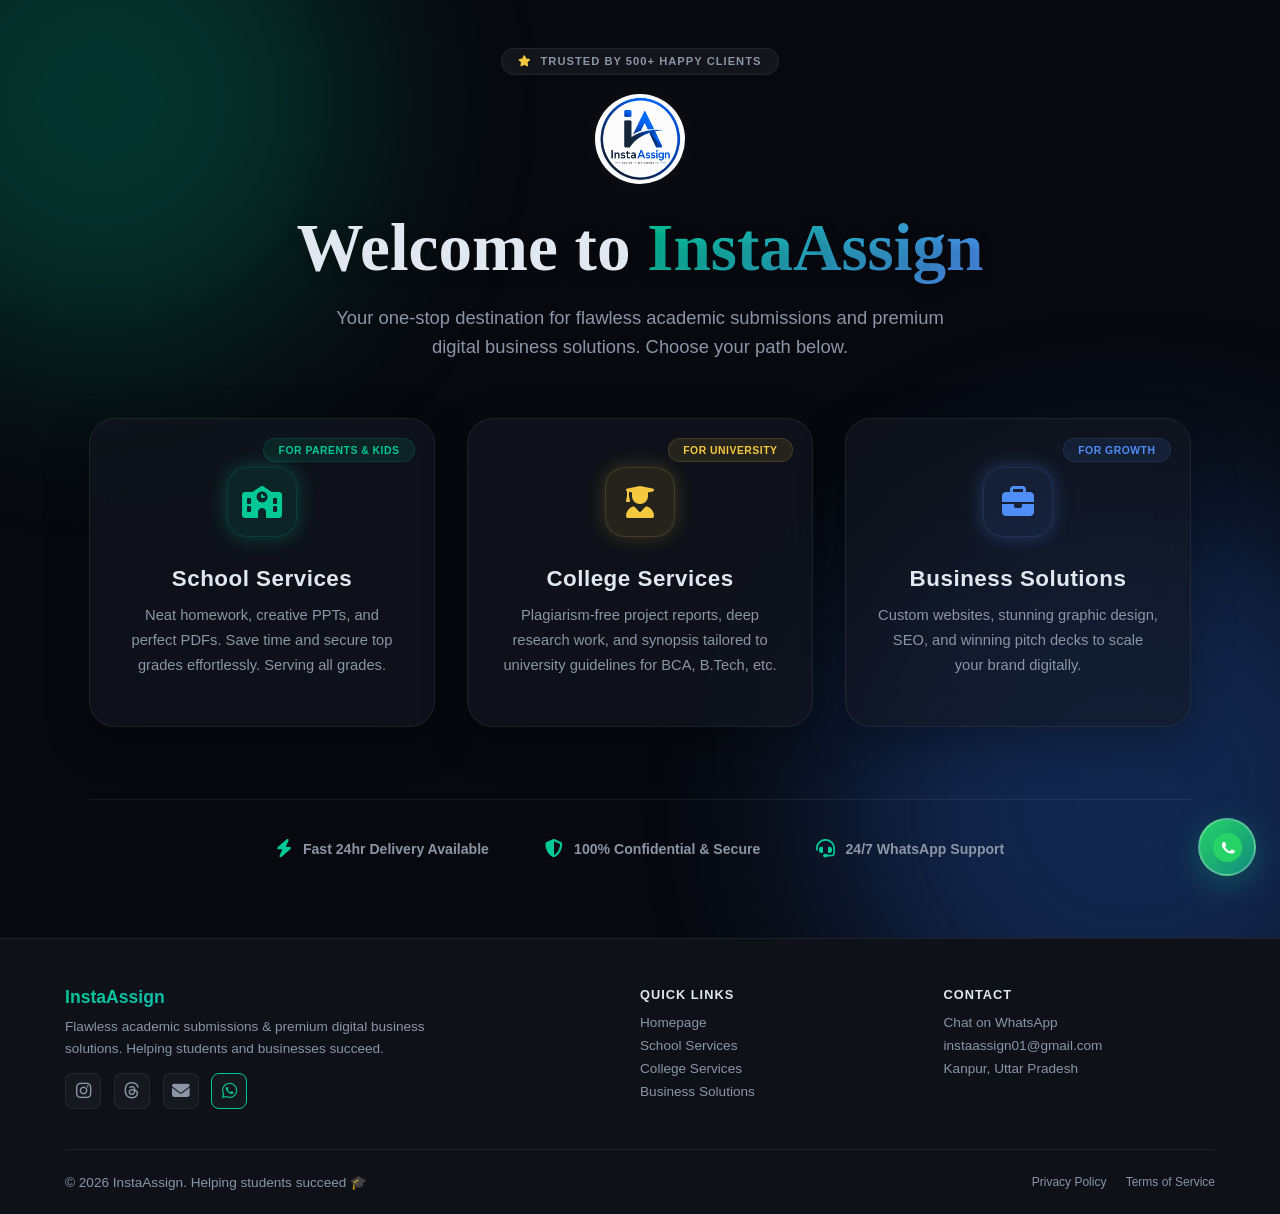
<file: index.html>
<!DOCTYPE html>
<html lang="en">
<head>
  <!-- Google Tag Manager -->
<script>(function(w,d,s,l,i){w[l]=w[l]||[];w[l].push({'gtm.start':
new Date().getTime(),event:'gtm.js'});var f=d.getElementsByTagName(s)[0],
j=d.createElement(s),dl=l!='dataLayer'?'&l='+l:'';j.async=true;j.src=
'https://www.googletagmanager.com/gtm.js?id='+i+dl;f.parentNode.insertBefore(j,f);
})(window,document,'script','dataLayer','GTM-T4J4MPHG');</script>
<!-- End Google Tag Manager -->
<meta charset="UTF-8">
<meta name="viewport" content="width=device-width, initial-scale=1.0">
<meta name="description" content="InstaAssign – Professional Academic & Business Services. Homework, Projects, Web Development. Kanpur & Beyond.">
<meta property="og:title" content="InstaAssign - Premium Academic & Business Solutions">
<meta property="og:description" content="Flawless assignments, PPTs, Project Reports, and Custom Websites. Trusted by 500+ happy clients!">
<meta property="og:image" content="https://instaassign.in/Logo1.png"> <meta property="og:url" content="https://instaassign.in">
<title>Welcome to InstaAssign – Flawless Submissions, Premium Solutions</title>
<link rel="icon" type="image/png" href="/Logo1.png">
<link rel="stylesheet" href="https://cdnjs.cloudflare.com/ajax/libs/font-awesome/6.5.1/css/all.min.css">
<link rel="stylesheet" href="https://cdn.jsdelivr.net/npm/bootstrap-icons@1.11.3/font/bootstrap-icons.css">
<!-- Google tag (gtag.js) -->
<script async src="https://www.googletagmanager.com/gtag/js?id=G-9HG4W9RGS3"></script>
<script>
  window.dataLayer = window.dataLayer || [];
  function gtag(){dataLayer.push(arguments);}
  gtag('js', new Date());

  gtag('config', 'G-9HG4W9RGS3');
</script>
<style>
:root {
  --academic: #00c896; --academic-dark: #009e78; --academic-dim: rgba(0,200,150,0.1); --academic-glow: rgba(0,200,150,0.3);
  --business: #4f8ef7; --business-dark: #2d6de0; --business-dim: rgba(79,142,247,0.1); --business-glow: rgba(79,142,247,0.3);
  --gold: #f5c842; --gold-dim: rgba(245,200,66,0.1);
  --bg: #07090f; --bg2: #0e1118; --card: rgba(20,24,34,0.6); --text: #e2e8f0; --text-muted: #8b95a5;
  --border: rgba(255,255,255,0.07);
}
* { margin:0; padding:0; box-sizing:border-box; }
body {
  font-family:'Sora',sans-serif; background:var(--bg); color:var(--text);
  min-height:100vh; display:flex; flex-direction:column; align-items:center;
  overflow-x:hidden; position:relative;
}

/* Background effects */
body::before, body::after {
  content:''; position:fixed; border-radius:50%; filter:blur(100px); opacity:0.3; z-index:0; animation: floatBg 15s infinite alternate;
}
body::before { width:500px; height:500px; background:var(--academic-dark); top:-150px; left:-150px; }
body::after { width:600px; height:600px; background:var(--business-dark); bottom:-200px; right:-150px; animation-delay:-7s; }
@keyframes floatBg { 0% { transform: translate(0, 0) scale(1); } 100% { transform: translate(80px, 80px) scale(1.1); } }

.container { position:relative; z-index:1; max-width:1150px; padding:3rem 1.5rem 5rem; text-align:center; width:100%; flex-grow: 1; display: flex; flex-direction: column; justify-content: center; align-items: center; }

/* Hero Section */
.hero-badge { display:inline-flex; align-items:center; gap:0.5rem; padding:0.4rem 1rem; background:rgba(255,255,255,0.05); border:1px solid var(--border); border-radius:50px; font-size:0.7rem; font-weight:700; letter-spacing:1px; text-transform:uppercase; margin-bottom:1.2rem; color:var(--text-muted); }
.hero-badge i { color:var(--gold); }

/* Logo - Now circular fits original rectangular PNG */
.logo-img {
  width:90px; height:90px;
  border-radius:50%; /* Image to circle crop */
  border:2px solid var(--border);
  box-shadow: 0 0 25px rgba(255,255,255,0.05);
  margin-bottom:1.5rem;
  object-fit: cover; /* Circular crop key */
  background:#fff;
  animation:float 4s ease-in-out infinite;
}
@keyframes float { 0%,100%{transform:translateY(0);} 50%{transform:translateY(-8px);} }

h1 { font-family:'Playfair Display',serif; font-size:clamp(2.3rem, 6.5vw, 4.2rem); font-weight:900; margin-bottom:0.9rem; line-height:1.2; text-shadow: 0 5px 15px rgba(0,0,0,0.3); }
.text-grad-brand { background:linear-gradient(135deg, var(--academic), var(--business)); -webkit-background-clip:text; -webkit-text-fill-color:transparent; background-clip:text; }
p.sub { color:var(--text-muted); font-size:1.15rem; max-width:650px; margin:0 auto 3.5rem; line-height:1.6; }

/* Gateway Cards */
.gateway-grid { display:grid; grid-template-columns:repeat(auto-fit, minmax(310px, 1fr)); gap:2rem; margin-bottom:4.5rem; width: 100%; }

.gate-card {
  background:var(--card); -webkit-backdrop-filter:blur(20px); backdrop-filter:blur(20px);
  border:1px solid var(--border); border-radius:26px; padding:3rem 2rem;
  text-decoration:none; color:var(--text); transition:all 0.4s cubic-bezier(0.175, 0.885, 0.32, 1.275);
  display:flex; flex-direction:column; align-items:center; position:relative; overflow:hidden;
  box-shadow: 0 15px 45px rgba(0,0,0,0.3);
}
.gate-card::before { content:''; position:absolute; inset:0; border-radius:26px; padding:2.5px; background:linear-gradient(135deg, transparent, transparent); -webkit-mask: linear-gradient(#fff 0 0) content-box, linear-gradient(#fff 0 0); mask: linear-gradient(#fff 0 0) content-box, linear-gradient(#fff 0 0); -webkit-mask-composite: destination-out; mask-composite: exclude; transition:all 0.4s; }
.gate-card:hover { transform:translateY(-12px); border-color:transparent; }

.card-badge { position:absolute; top:1.2rem; right:1.2rem; font-size:0.65rem; font-weight:800; padding:0.35rem 0.9rem; border-radius:50px; text-transform:uppercase; letter-spacing:0.5px; }

/* Card Aesthetics */
.card-school:hover::before { background:linear-gradient(135deg, var(--academic), transparent); }
.card-school:hover { box-shadow:0 20px 50px var(--academic-dim), 0 0 100px rgba(0,200,150,0.05); }
.card-school .icon { color:var(--academic); background:var(--academic-dim); border:1px solid rgba(0,200,150,0.15); box-shadow: 0 0 20px var(--academic-glow); }
.card-school .card-badge { background:var(--academic-dim); color:var(--academic); border:1px solid rgba(0,200,150,0.15); }

.card-college:hover::before { background:linear-gradient(135deg, var(--gold), transparent); }
.card-college:hover { box-shadow:0 20px 50px var(--gold-dim), 0 0 100px rgba(245,200,66,0.05); }
.card-college .icon { color:var(--gold); background:var(--gold-dim); border:1px solid rgba(245,200,66,0.15); box-shadow: 0 0 20px rgba(245,200,66,0.2); }
.card-college .card-badge { background:var(--gold-dim); color:var(--gold); border:1px solid rgba(245,200,66,0.15); }

.card-business:hover::before { background:linear-gradient(135deg, var(--business), transparent); }
.card-business:hover { box-shadow:0 20px 50px var(--business-dim), 0 0 100px rgba(79,142,247,0.05); }
.card-business .icon { color:var(--business); background:var(--business-dim); border:1px solid rgba(79,142,247,0.15); box-shadow: 0 0 20px var(--business-glow); }
.card-business .card-badge { background:var(--business-dim); color:var(--business); border:1px solid rgba(79,142,247,0.15); }

.icon { width:70px; height:70px; display:flex; align-items:center; justify-content:center; font-size:2rem; border-radius:20px; margin-bottom:1.8rem; transition:all 0.3s; }
.gate-title { font-size:1.4rem; font-weight:800; margin-bottom:0.7rem; letter-spacing:0.5px; }
.gate-desc { font-size:0.92rem; color:var(--text-muted); line-height:1.7; font-weight:300; }

/* Trust Strip */
.trust-strip { display:flex; justify-content:center; gap:3.5rem; flex-wrap:wrap; padding-top:2.5rem; border-top:1px solid var(--border); width: 100%; margin-top: auto; }
.trust-item { display:flex; align-items:center; gap:0.7rem; color:var(--text-muted); font-size:0.88rem; font-weight:600; }
.trust-item i { color:var(--academic); font-size:1.15rem; }

/* ===== FOOTER (New) ===== */
footer {
  width: 100%; background: var(--bg2); padding: 3rem 1.5rem 1.5rem;
  border-top: 1px solid var(--border); position: relative; z-index: 10;
  color: var(--text-muted); font-size: 0.85rem; text-align: left;
}
.footer-grid {
  max-width: 1150px; margin: 0 auto; display: grid;
  grid-template-columns: 2fr 1fr 1fr; gap: 2rem; margin-bottom: 2.5rem;
}
.footer-brand .logo-name { font-size: 1.1rem; margin-bottom: 0.5rem; display: block; font-weight: 800; }
.footer-desc { line-height: 1.6; margin-bottom: 0.8rem; font-weight: 300; max-width: 400px; }
.footer-title { font-weight: 700; color: var(--text); margin-bottom: 0.8rem; text-transform: uppercase; font-size: 0.8rem; letter-spacing: 1px; }
.footer-links ul { list-style: none; }
.footer-links ul li { margin-bottom: 0.5rem; }
.footer-links a { color: var(--text-muted); text-decoration: none; transition: color 0.2s; }
.footer-links a:hover { color: var(--academic); }
.social-icons { display: flex; gap: 0.8rem; }
.social-icons a {
  display: flex; align-items: center; justify-content: center;
  width: 36px; height: 36px; background: rgba(255,255,255,0.03);
  border: 1px solid var(--border); border-radius: 8px;
  color: var(--text-muted); text-decoration: none; transition: all 0.2s; font-size: 1.1rem;
}
.social-icons a:hover { border-color: var(--academic); color: #000; background: var(--academic); transform: translateY(-3px); }
.footer-bottom {
  max-width: 1150px; margin: 0 auto; padding-top: 1.5rem;
  border-top: 1px solid var(--border); display: flex;
  justify-content: space-between; align-items: center; flex-wrap: wrap; gap: 1rem;
}
.footer-copyright { font-weight: 400; color: var(--text-muted); }

/* Floating WA */
.floating-wa { position:fixed; bottom:24px; right:24px; z-index:500; width:58px; height:58px; border-radius:50%; background:linear-gradient(135deg,#25d366,#128c7e); display:flex; align-items:center; justify-content:center; box-shadow:0 8px 32px rgba(18,140,126,0.45); border:2px solid rgba(255,255,255,0.25); animation:waFloat 3s ease-in-out infinite; text-decoration:none; transition:all .3s; }
.floating-wa:hover { transform:scale(1.1) translateY(-4px); box-shadow:0 14px 40px rgba(18,140,126,0.55); }
@keyframes waFloat { 0%,100%{transform:translateY(0);} 50%{transform:translateY(-6px);} }

/* Responsive */
@media(max-width: 900px) { .footer-grid { grid-template-columns: 1fr; gap: 1.5rem; text-align: center; } .footer-desc { margin: 0 auto 1rem; } .social-icons { justify-content: center; } .footer-bottom { flex-direction: column; text-align: center; } }
@media(max-width: 768px) { .gateway-grid { grid-template-columns:1fr; } .trust-strip { gap:1.5rem; flex-direction:column; align-items:center; } .container { padding-bottom: 3rem; } }
</style>
</head>
<body>
<!-- Google Tag Manager (noscript) -->
<noscript><iframe src="https://www.googletagmanager.com/ns.html?id=GTM-T4J4MPHG"
height="0" width="0" style="display:none;visibility:hidden"></iframe></noscript>
<!-- End Google Tag Manager (noscript) -->
<div class="container">
  <div class="hero-badge"><i class="fa-solid fa-star"></i> Trusted by 500+ Happy Clients</div>
  
  <img src="Logo1.png" alt="InstaAssign Logo" class="logo-img">
  
  <h1>Welcome to <span class="text-grad-brand">InstaAssign</span></h1>
  <p class="sub">Your one-stop destination for flawless academic submissions and premium digital business solutions. Choose your path below.</p>

  <div class="gateway-grid">
    <a href="school.html" class="gate-card card-school">
      <div class="card-badge">For Parents & Kids</div>
      <div class="icon"><i class="fa-solid fa-school"></i></div>
      <div class="gate-title">School Services</div>
      <div class="gate-desc">Neat homework, creative PPTs, and perfect PDFs. Save time and secure top grades effortlessly. Serving all grades.</div>
    </a>

    <a href="college.html" class="gate-card card-college">
      <div class="card-badge">For University</div>
      <div class="icon"><i class="fa-solid fa-user-graduate"></i></div>
      <div class="gate-title">College Services</div>
      <div class="gate-desc">Plagiarism-free project reports, deep research work, and synopsis tailored to university guidelines for BCA, B.Tech, etc.</div>
    </a>

    <a href="business.html" class="gate-card card-business">
      <div class="card-badge">For Growth</div>
      <div class="icon"><i class="fa-solid fa-briefcase"></i></div>
      <div class="gate-title">Business Solutions</div>
      <div class="gate-desc">Custom websites, stunning graphic design, SEO, and winning pitch decks to scale your brand digitally.</div>
    </a>
  </div>

  <div class="trust-strip">
    <div class="trust-item"><i class="fa-solid fa-bolt"></i> Fast 24hr Delivery Available</div>
    <div class="trust-item"><i class="fa-solid fa-shield-halved"></i> 100% Confidential & Secure</div>
    <div class="trust-item"><i class="fa-solid fa-headset"></i> 24/7 WhatsApp Support</div>
  </div>
</div>

<footer>
  <div class="footer-grid">
    <div class="footer-brand">
      <span class="logo-name text-grad-brand">InstaAssign</span>
      <p class="footer-desc">Flawless academic submissions & premium digital business solutions. Helping students and businesses succeed.</p>
      <div class="social-icons">
        <a href="https://www.instagram.com/instaassign.in/" target="_blank" title="Instagram"><i class="fa-brands fa-instagram"></i></a>
        <a href="https://www.threads.net/@instaassign" target="_blank" title="Threads"><i class="fa-brands fa-threads"></i></a>
        <a href="mailto:instaassign01@gmail.com" title="Email Us"><i class="fa-solid fa-envelope"></i></a>
        <a href="https://wa.me/919005315241" target="_blank" title="Direct WhatsApp" style="border-color:var(--academic); color:var(--academic);"><i class="fa-brands fa-whatsapp"></i></a>
      </div>
    </div>
    <div class="footer-links">
      <div class="footer-title">Quick Links</div>
      <ul>
        <li><a href="#services">Homepage</a></li>
        <li><a href="school.html">School Services</a></li>
        <li><a href="college.html">College Services</a></li>
        <li><a href="business.html">Business Solutions</a></li>
      </div>
    <div class="footer-links">
      <div class="footer-title">Contact</div>
      <ul>
        <li><a href="https://wa.me/919005315241" target="_blank">Chat on WhatsApp</a></li>
        <li><a href="mailto:instaassign01@gmail.com">instaassign01@gmail.com</a></li>
        <li>Kanpur, Uttar Pradesh</li>
      </ul>
    </div>
  </div>
  <div class="footer-bottom">
    <div class="footer-copyright">© 2026 InstaAssign. Helping students succeed 🎓</div>
    <div class="footer-links" style="display:flex; gap:1.2rem;">
      <a href="privacy.html" style="font-size:0.75rem;">Privacy Policy</a>
      <a href="terms.html" style="font-size:0.75rem;">Terms of Service</a>
    </div>
  </div>
</footer>

<a href="https://wa.me/919005315241" target="_blank" class="floating-wa" aria-label="Chat on WhatsApp" title="Chat on WhatsApp">
  <svg width="29" height="29" viewBox="0 0 32 32" fill="none"><circle cx="16" cy="16" r="16" fill="#25D366"/><path d="M23.472 19.339c-.355-.177-2.104-1.037-2.43-1.156-.326-.119-.563-.177-.8.178-.237.355-.914 1.156-1.12 1.393-.207.237-.414.267-.769.089-.355-.178-1.5-.553-2.86-1.763-1.057-.944-1.77-2.108-1.98-2.463-.207-.355-.022-.546.155-.723.159-.158.355-.414.533-.622.178-.207.237-.355.355-.592.119-.237.06-.444-.03-.622-.089-.178-.8-1.924-1.096-2.637-.289-.693-.583-.599-.8-.61-.207-.009-.444-.011-.681-.011-.237 0-.622.089-.948.444-.326.355-1.24 1.211-1.24 2.955 0 1.744 1.27 3.429 1.447 3.669.178.237 2.5 3.82 6.063 5.209.849.292 1.51.466 2.026.596.851.204 1.626.175 2.24.106.683-.077 2.104-.859 2.403-1.689.296-.83.296-1.541.207-1.689-.089-.148-.326-.237-.681-.414z" fill="#fff"/></svg>
</a>

</body>
</html>
</file>
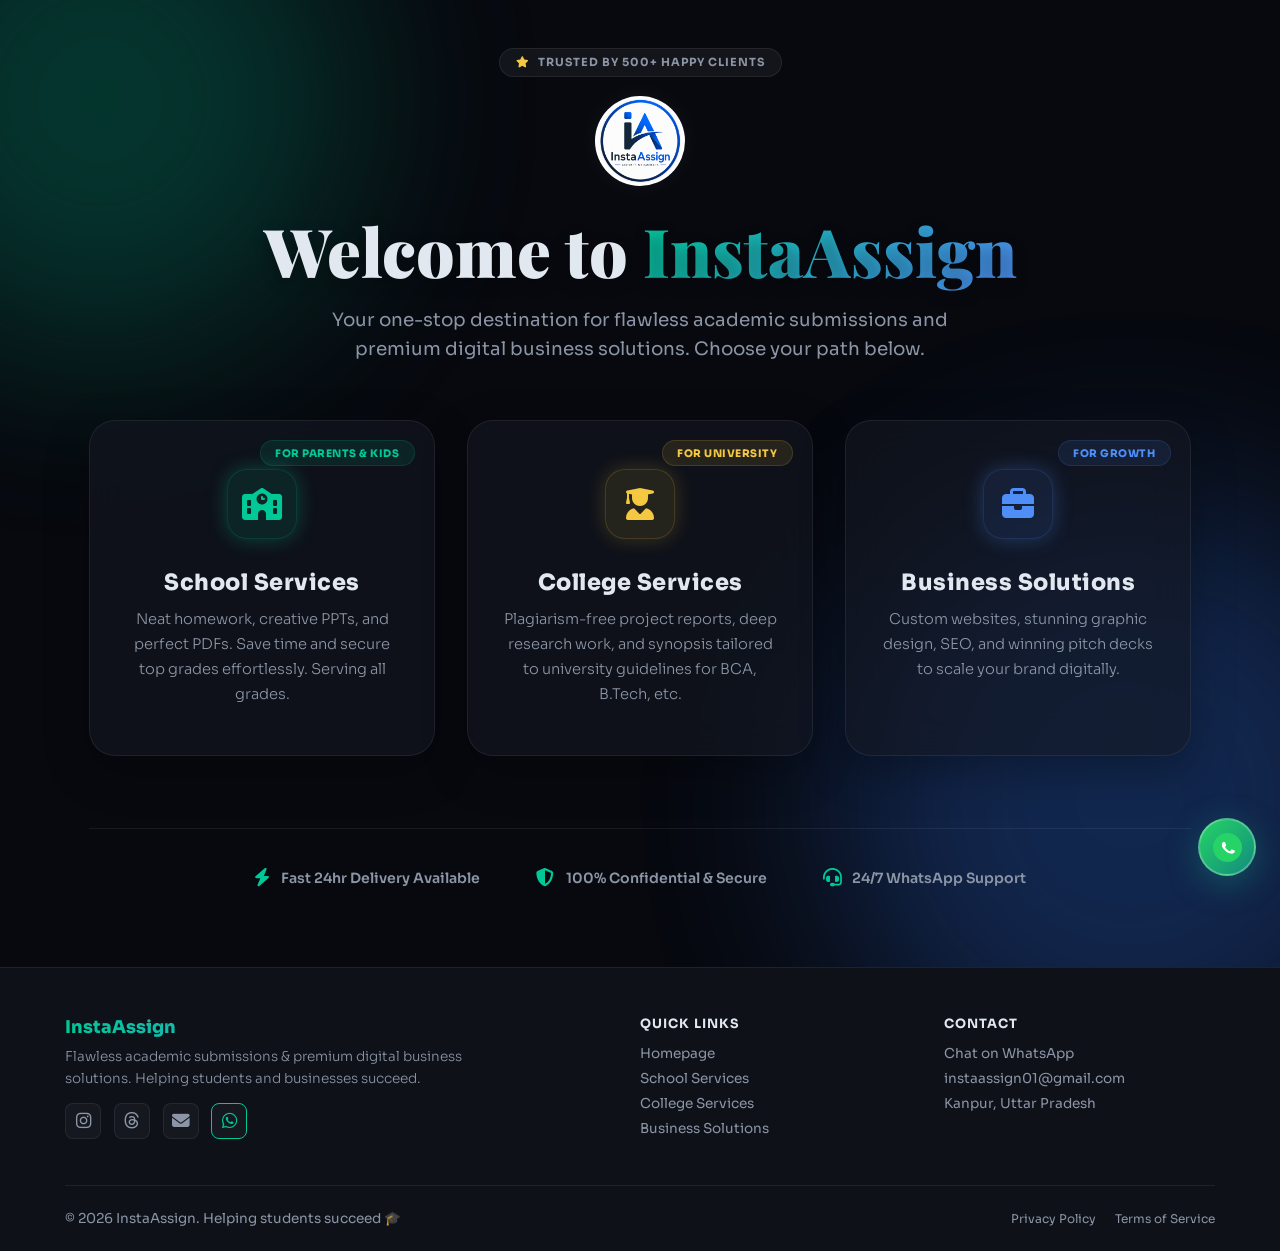
<file: index1.html>
<!DOCTYPE html>
<html lang="en">
<head>
<meta charset="UTF-8">
<meta name="viewport" content="width=device-width, initial-scale=1.0">
<meta name="description" content="InstaAssign – Professional Academic & Business Services. Homework, Projects, Web Development. Kanpur & Beyond.">
<title>Welcome to InstaAssign – Flawless Submissions, Premium Solutions</title>
<link rel="icon" type="image/png" href="Logo1.png">
<link rel="stylesheet" href="https://cdnjs.cloudflare.com/ajax/libs/font-awesome/6.5.1/css/all.min.css">
<link href="https://fonts.googleapis.com/css2?family=Sora:wght@300;400;600;700;800&family=Playfair+Display:wght@700;900&display=swap" rel="stylesheet">
<style>
:root {
  --academic: #00c896; --academic-dark: #009e78; --academic-dim: rgba(0,200,150,0.1); --academic-glow: rgba(0,200,150,0.3);
  --business: #4f8ef7; --business-dark: #2d6de0; --business-dim: rgba(79,142,247,0.1); --business-glow: rgba(79,142,247,0.3);
  --gold: #f5c842; --gold-dim: rgba(245,200,66,0.1);
  --bg: #07090f; --bg2: #0e1118; --card: rgba(20,24,34,0.6); --text: #e2e8f0; --text-muted: #8b95a5;
  --border: rgba(255,255,255,0.07);
}
* { margin:0; padding:0; box-sizing:border-box; }
body {
  font-family:'Sora',sans-serif; background:var(--bg); color:var(--text);
  min-height:100vh; display:flex; flex-direction:column; align-items:center;
  overflow-x:hidden; position:relative;
}

/* Background effects */
body::before, body::after {
  content:''; position:fixed; border-radius:50%; filter:blur(100px); opacity:0.3; z-index:0; animation: floatBg 15s infinite alternate;
}
body::before { width:500px; height:500px; background:var(--academic-dark); top:-150px; left:-150px; }
body::after { width:600px; height:600px; background:var(--business-dark); bottom:-200px; right:-150px; animation-delay:-7s; }
@keyframes floatBg { 0% { transform: translate(0, 0) scale(1); } 100% { transform: translate(80px, 80px) scale(1.1); } }

.container { position:relative; z-index:1; max-width:1150px; padding:3rem 1.5rem 5rem; text-align:center; width:100%; flex-grow: 1; display: flex; flex-direction: column; justify-content: center; align-items: center; }

/* Hero Section */
.hero-badge { display:inline-flex; align-items:center; gap:0.5rem; padding:0.4rem 1rem; background:rgba(255,255,255,0.05); border:1px solid var(--border); border-radius:50px; font-size:0.7rem; font-weight:700; letter-spacing:1px; text-transform:uppercase; margin-bottom:1.2rem; color:var(--text-muted); }
.hero-badge i { color:var(--gold); }

/* Logo - Now circular fits original rectangular PNG */
.logo-img {
  width:90px; height:90px;
  border-radius:50%; /* Image to circle crop */
  border:2px solid var(--border);
  box-shadow: 0 0 25px rgba(255,255,255,0.05);
  margin-bottom:1.5rem;
  object-fit: cover; /* Circular crop key */
  background:#fff;
  animation:float 4s ease-in-out infinite;
}
@keyframes float { 0%,100%{transform:translateY(0);} 50%{transform:translateY(-8px);} }

h1 { font-family:'Playfair Display',serif; font-size:clamp(2.3rem, 6.5vw, 4.2rem); font-weight:900; margin-bottom:0.9rem; line-height:1.2; text-shadow: 0 5px 15px rgba(0,0,0,0.3); }
.text-grad-brand { background:linear-gradient(135deg, var(--academic), var(--business)); -webkit-background-clip:text; -webkit-text-fill-color:transparent; background-clip:text; }
p.sub { color:var(--text-muted); font-size:1.15rem; max-width:650px; margin:0 auto 3.5rem; line-height:1.6; }

/* Gateway Cards */
.gateway-grid { display:grid; grid-template-columns:repeat(auto-fit, minmax(310px, 1fr)); gap:2rem; margin-bottom:4.5rem; width: 100%; }

.gate-card {
  background:var(--card); -webkit-backdrop-filter:blur(20px); backdrop-filter:blur(20px);
  border:1px solid var(--border); border-radius:26px; padding:3rem 2rem;
  text-decoration:none; color:var(--text); transition:all 0.4s cubic-bezier(0.175, 0.885, 0.32, 1.275);
  display:flex; flex-direction:column; align-items:center; position:relative; overflow:hidden;
  box-shadow: 0 15px 45px rgba(0,0,0,0.3);
}
.gate-card::before { content:''; position:absolute; inset:0; border-radius:26px; padding:2.5px; background:linear-gradient(135deg, transparent, transparent); -webkit-mask: linear-gradient(#fff 0 0) content-box, linear-gradient(#fff 0 0); mask: linear-gradient(#fff 0 0) content-box, linear-gradient(#fff 0 0); -webkit-mask-composite: destination-out; mask-composite: exclude; transition:all 0.4s; }
.gate-card:hover { transform:translateY(-12px); border-color:transparent; }

.card-badge { position:absolute; top:1.2rem; right:1.2rem; font-size:0.65rem; font-weight:800; padding:0.35rem 0.9rem; border-radius:50px; text-transform:uppercase; letter-spacing:0.5px; }

/* Card Aesthetics */
.card-school:hover::before { background:linear-gradient(135deg, var(--academic), transparent); }
.card-school:hover { box-shadow:0 20px 50px var(--academic-dim), 0 0 100px rgba(0,200,150,0.05); }
.card-school .icon { color:var(--academic); background:var(--academic-dim); border:1px solid rgba(0,200,150,0.15); box-shadow: 0 0 20px var(--academic-glow); }
.card-school .card-badge { background:var(--academic-dim); color:var(--academic); border:1px solid rgba(0,200,150,0.15); }

.card-college:hover::before { background:linear-gradient(135deg, var(--gold), transparent); }
.card-college:hover { box-shadow:0 20px 50px var(--gold-dim), 0 0 100px rgba(245,200,66,0.05); }
.card-college .icon { color:var(--gold); background:var(--gold-dim); border:1px solid rgba(245,200,66,0.15); box-shadow: 0 0 20px rgba(245,200,66,0.2); }
.card-college .card-badge { background:var(--gold-dim); color:var(--gold); border:1px solid rgba(245,200,66,0.15); }

.card-business:hover::before { background:linear-gradient(135deg, var(--business), transparent); }
.card-business:hover { box-shadow:0 20px 50px var(--business-dim), 0 0 100px rgba(79,142,247,0.05); }
.card-business .icon { color:var(--business); background:var(--business-dim); border:1px solid rgba(79,142,247,0.15); box-shadow: 0 0 20px var(--business-glow); }
.card-business .card-badge { background:var(--business-dim); color:var(--business); border:1px solid rgba(79,142,247,0.15); }

.icon { width:70px; height:70px; display:flex; align-items:center; justify-content:center; font-size:2rem; border-radius:20px; margin-bottom:1.8rem; transition:all 0.3s; }
.gate-title { font-size:1.4rem; font-weight:800; margin-bottom:0.7rem; letter-spacing:0.5px; }
.gate-desc { font-size:0.92rem; color:var(--text-muted); line-height:1.7; font-weight:300; }

/* Trust Strip */
.trust-strip { display:flex; justify-content:center; gap:3.5rem; flex-wrap:wrap; padding-top:2.5rem; border-top:1px solid var(--border); width: 100%; margin-top: auto; }
.trust-item { display:flex; align-items:center; gap:0.7rem; color:var(--text-muted); font-size:0.88rem; font-weight:600; }
.trust-item i { color:var(--academic); font-size:1.15rem; }

/* ===== FOOTER (New) ===== */
footer {
  width: 100%; background: var(--bg2); padding: 3rem 1.5rem 1.5rem;
  border-top: 1px solid var(--border); position: relative; z-index: 10;
  color: var(--text-muted); font-size: 0.85rem; text-align: left;
}
.footer-grid {
  max-width: 1150px; margin: 0 auto; display: grid;
  grid-template-columns: 2fr 1fr 1fr; gap: 2rem; margin-bottom: 2.5rem;
}
.footer-brand .logo-name { font-size: 1.1rem; margin-bottom: 0.5rem; display: block; font-weight: 800; }
.footer-desc { line-height: 1.6; margin-bottom: 0.8rem; font-weight: 300; max-width: 400px; }
.footer-title { font-weight: 700; color: var(--text); margin-bottom: 0.8rem; text-transform: uppercase; font-size: 0.8rem; letter-spacing: 1px; }
.footer-links ul { list-style: none; }
.footer-links ul li { margin-bottom: 0.5rem; }
.footer-links a { color: var(--text-muted); text-decoration: none; transition: color 0.2s; }
.footer-links a:hover { color: var(--academic); }
.social-icons { display: flex; gap: 0.8rem; }
.social-icons a {
  display: flex; align-items: center; justify-content: center;
  width: 36px; height: 36px; background: rgba(255,255,255,0.03);
  border: 1px solid var(--border); border-radius: 8px;
  color: var(--text-muted); text-decoration: none; transition: all 0.2s; font-size: 1.1rem;
}
.social-icons a:hover { border-color: var(--academic); color: #000; background: var(--academic); transform: translateY(-3px); }
.footer-bottom {
  max-width: 1150px; margin: 0 auto; padding-top: 1.5rem;
  border-top: 1px solid var(--border); display: flex;
  justify-content: space-between; align-items: center; flex-wrap: wrap; gap: 1rem;
}
.footer-copyright { font-weight: 400; color: var(--text-muted); }

/* Floating WA */
.floating-wa { position:fixed; bottom:24px; right:24px; z-index:500; width:58px; height:58px; border-radius:50%; background:linear-gradient(135deg,#25d366,#128c7e); display:flex; align-items:center; justify-content:center; box-shadow:0 8px 32px rgba(18,140,126,0.45); border:2px solid rgba(255,255,255,0.25); animation:waFloat 3s ease-in-out infinite; text-decoration:none; transition:all .3s; }
.floating-wa:hover { transform:scale(1.1) translateY(-4px); box-shadow:0 14px 40px rgba(18,140,126,0.55); }
@keyframes waFloat { 0%,100%{transform:translateY(0);} 50%{transform:translateY(-6px);} }

/* Responsive */
@media(max-width: 900px) { .footer-grid { grid-template-columns: 1fr; gap: 1.5rem; text-align: center; } .footer-desc { margin: 0 auto 1rem; } .social-icons { justify-content: center; } .footer-bottom { flex-direction: column; text-align: center; } }
@media(max-width: 768px) { .gateway-grid { grid-template-columns:1fr; } .trust-strip { gap:1.5rem; flex-direction:column; align-items:center; } .container { padding-bottom: 3rem; } }
</style>
</head>
<body>

<div class="container">
  <div class="hero-badge"><i class="fa-solid fa-star"></i> Trusted by 500+ Happy Clients</div>
  
  <img src="Logo1.png" alt="InstaAssign Logo" class="logo-img">
  
  <h1>Welcome to <span class="text-grad-brand">InstaAssign</span></h1>
  <p class="sub">Your one-stop destination for flawless academic submissions and premium digital business solutions. Choose your path below.</p>

  <div class="gateway-grid">
    <a href="school.html" class="gate-card card-school">
      <div class="card-badge">For Parents & Kids</div>
      <div class="icon"><i class="fa-solid fa-school"></i></div>
      <div class="gate-title">School Services</div>
      <div class="gate-desc">Neat homework, creative PPTs, and perfect PDFs. Save time and secure top grades effortlessly. Serving all grades.</div>
    </a>

    <a href="college.html" class="gate-card card-college">
      <div class="card-badge">For University</div>
      <div class="icon"><i class="fa-solid fa-user-graduate"></i></div>
      <div class="gate-title">College Services</div>
      <div class="gate-desc">Plagiarism-free project reports, deep research work, and synopsis tailored to university guidelines for BCA, B.Tech, etc.</div>
    </a>

    <a href="business.html" class="gate-card card-business">
      <div class="card-badge">For Growth</div>
      <div class="icon"><i class="fa-solid fa-briefcase"></i></div>
      <div class="gate-title">Business Solutions</div>
      <div class="gate-desc">Custom websites, stunning graphic design, SEO, and winning pitch decks to scale your brand digitally.</div>
    </a>
  </div>

  <div class="trust-strip">
    <div class="trust-item"><i class="fa-solid fa-bolt"></i> Fast 24hr Delivery Available</div>
    <div class="trust-item"><i class="fa-solid fa-shield-halved"></i> 100% Confidential & Secure</div>
    <div class="trust-item"><i class="fa-solid fa-headset"></i> 24/7 WhatsApp Support</div>
  </div>
</div>

<footer>
  <div class="footer-grid">
    <div class="footer-brand">
      <span class="logo-name text-grad-brand">InstaAssign</span>
      <p class="footer-desc">Flawless academic submissions & premium digital business solutions. Helping students and businesses succeed.</p>
      <div class="social-icons">
        <a href="https://www.instagram.com/instaassign.in/" target="_blank" title="Instagram"><i class="fa-brands fa-instagram"></i></a>
        <a href="https://www.threads.net/@instaassign" target="_blank" title="Threads"><i class="fa-brands fa-threads"></i></a>
        <a href="mailto:instaassign01@gmail.com" title="Email Us"><i class="fa-solid fa-envelope"></i></a>
        <a href="https://wa.me/919005315241" target="_blank" title="Direct WhatsApp" style="border-color:var(--academic); color:var(--academic);"><i class="fa-brands fa-whatsapp"></i></a>
      </div>
    </div>
    <div class="footer-links">
      <div class="footer-title">Quick Links</div>
      <ul>
        <li><a href="#services">Homepage</a></li>
        <li><a href="school.html">School Services</a></li>
        <li><a href="college.html">College Services</a></li>
        <li><a href="business.html">Business Solutions</a></li>
      </div>
    <div class="footer-links">
      <div class="footer-title">Contact</div>
      <ul>
        <li><a href="https://wa.me/919005315241" target="_blank">Chat on WhatsApp</a></li>
        <li><a href="mailto:instaassign01@gmail.com">instaassign01@gmail.com</a></li>
        <li>Kanpur, Uttar Pradesh</li>
      </ul>
    </div>
  </div>
  <div class="footer-bottom">
    <div class="footer-copyright">© 2026 InstaAssign. Helping students succeed 🎓</div>
    <div class="footer-links" style="display:flex; gap:1.2rem;">
      <a href="privacy.html" style="font-size:0.75rem;">Privacy Policy</a>
      <a href="terms.html" style="font-size:0.75rem;">Terms of Service</a>
    </div>
  </div>
</footer>

<a href="https://wa.me/919005315241" target="_blank" class="floating-wa" aria-label="Chat on WhatsApp" title="Chat on WhatsApp">
  <svg width="29" height="29" viewBox="0 0 32 32" fill="none"><circle cx="16" cy="16" r="16" fill="#25D366"/><path d="M23.472 19.339c-.355-.177-2.104-1.037-2.43-1.156-.326-.119-.563-.177-.8.178-.237.355-.914 1.156-1.12 1.393-.207.237-.414.267-.769.089-.355-.178-1.5-.553-2.86-1.763-1.057-.944-1.77-2.108-1.98-2.463-.207-.355-.022-.546.155-.723.159-.158.355-.414.533-.622.178-.207.237-.355.355-.592.119-.237.06-.444-.03-.622-.089-.178-.8-1.924-1.096-2.637-.289-.693-.583-.599-.8-.61-.207-.009-.444-.011-.681-.011-.237 0-.622.089-.948.444-.326.355-1.24 1.211-1.24 2.955 0 1.744 1.27 3.429 1.447 3.669.178.237 2.5 3.82 6.063 5.209.849.292 1.51.466 2.026.596.851.204 1.626.175 2.24.106.683-.077 2.104-.859 2.403-1.689.296-.83.296-1.541.207-1.689-.089-.148-.326-.237-.681-.414z" fill="#fff"/></svg>
</a>

</body>
</html>
</file>
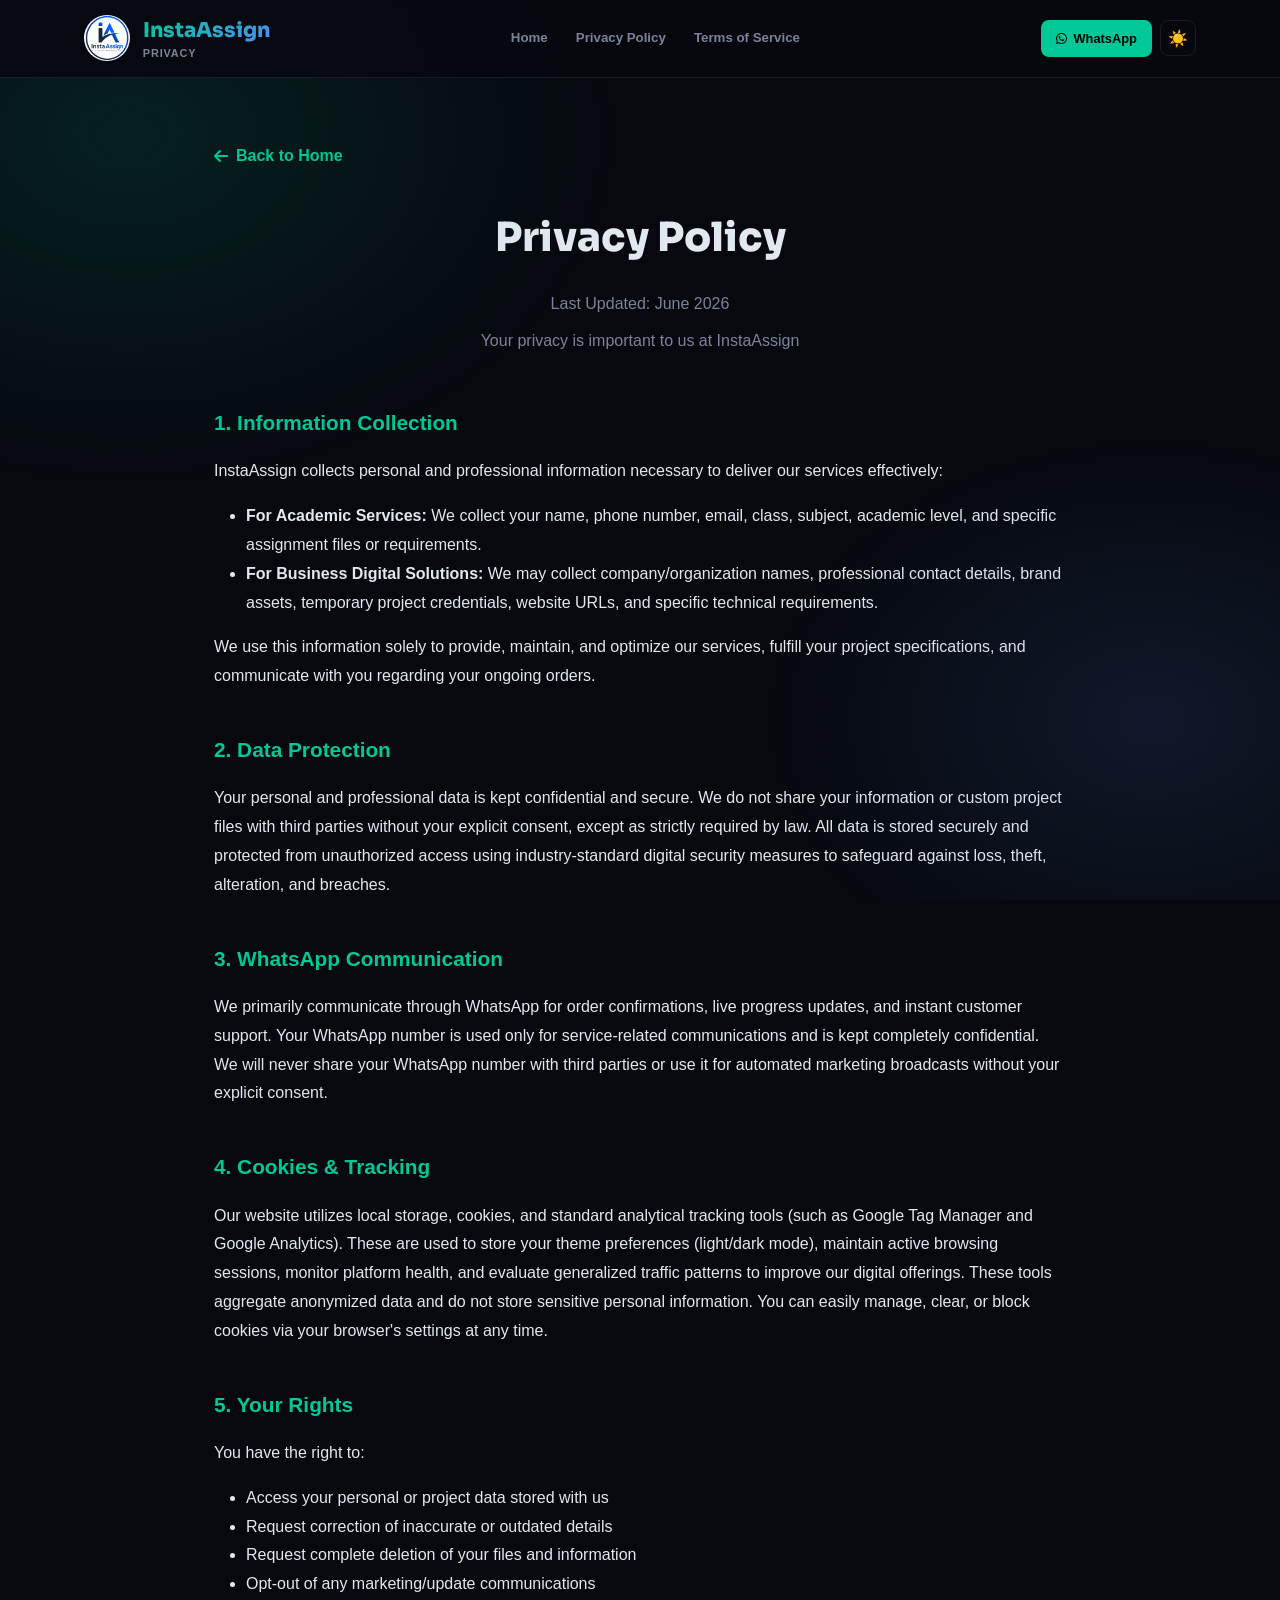
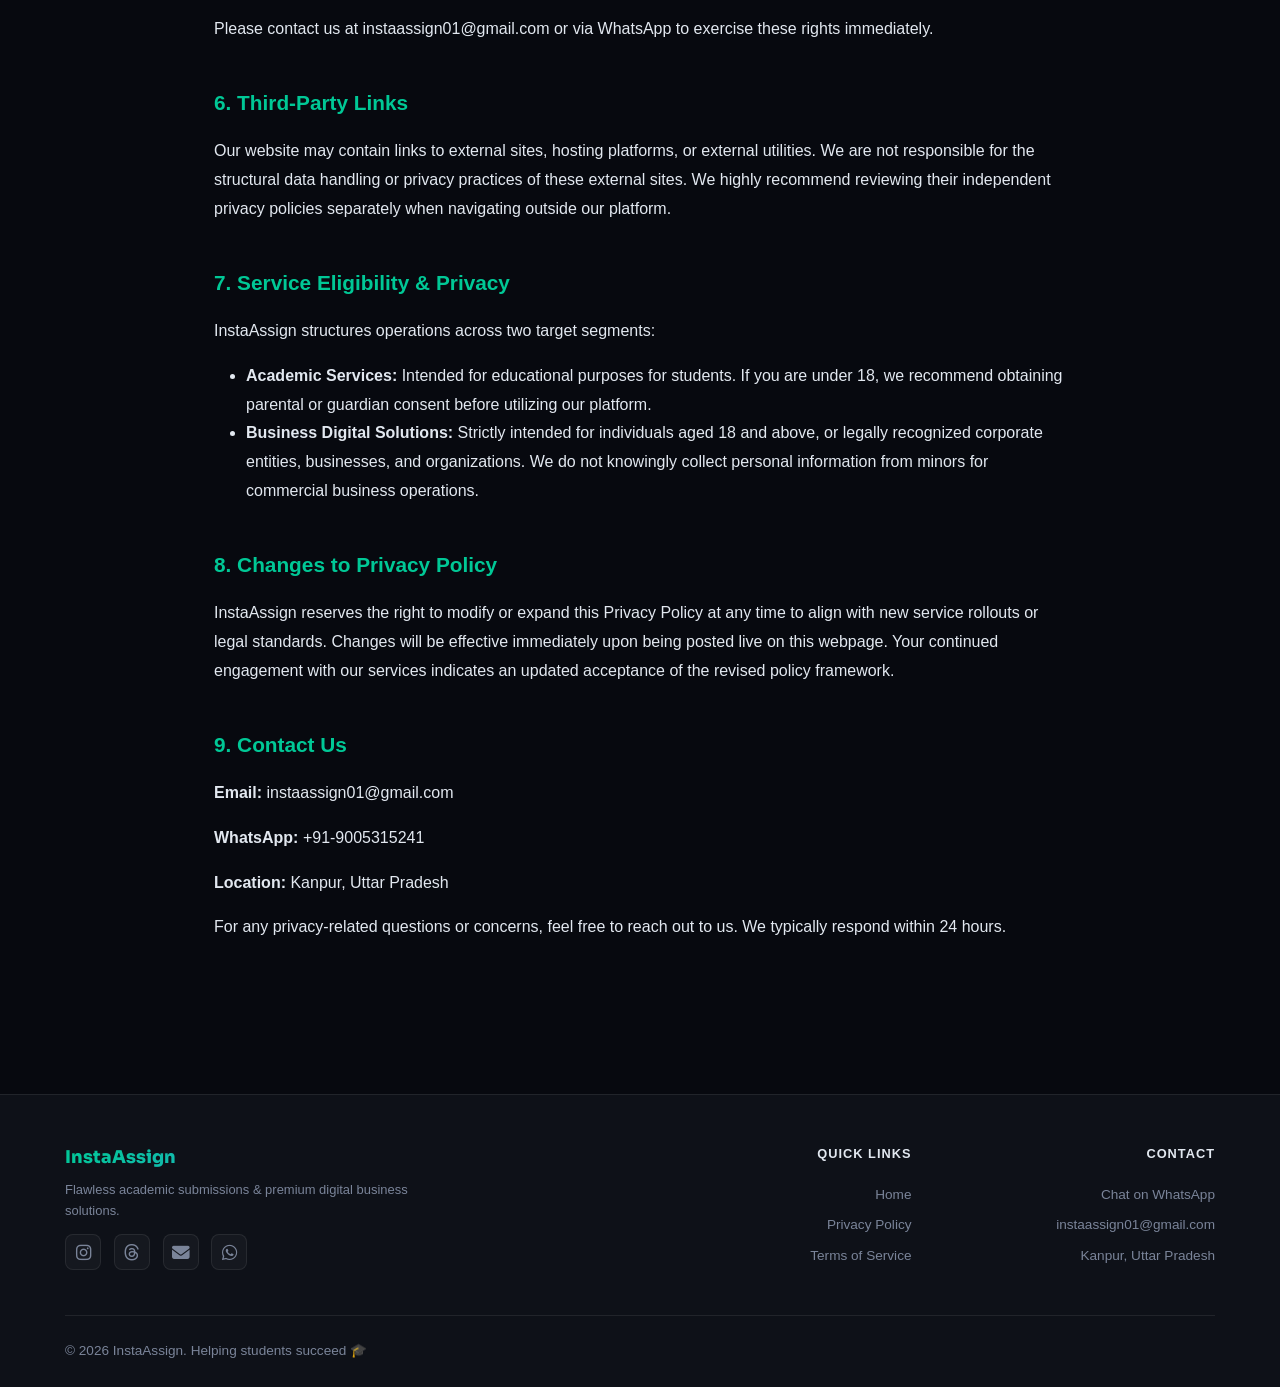
<file: privacy.html>
<!DOCTYPE html>
<html lang="en">
<head>
  <script>(function(w,d,s,l,i){w[l]=w[l]||[];w[l].push({'gtm.start':
new Date().getTime(),event:'gtm.js'});var f=d.getElementsByTagName(s)[0],
j=d.createElement(s),dl=l!='dataLayer'?'&l='+l:'';j.async=true;j.src=
'https://www.googletagmanager.com/gtm.js?id='+i+dl;f.parentNode.insertBefore(j,f);
})(window,document,'script','dataLayer','GTM-T4J4MPHG');</script>
<meta charset="UTF-8">
<meta name="viewport" content="width=device-width, initial-scale=1.0">
<meta name="description" content="InstaAssign Privacy Policy – Your data protection and privacy information.">
<title>Privacy Policy – InstaAssign</title>
<link rel="icon" type="image/png" href="Logo1.png">
<link rel="stylesheet" href="https://cdnjs.cloudflare.com/ajax/libs/font-awesome/6.5.1/css/all.min.css">
<link href="https://fonts.googleapis.com/css2?family=Sora:wght@300;400;600;700;800&display=swap" rel="stylesheet">
<link rel="stylesheet" href="style.css">
  <script async src="https://www.googletagmanager.com/gtag/js?id=G-9HG4W9RGS3"></script>
<script>
  window.dataLayer = window.dataLayer || [];
  function gtag(){dataLayer.push(arguments);}
  gtag('js', new Date());

  gtag('config', 'G-9HG4W9RGS3');
</script>
<style>
.policy-container {
  max-width: 900px;
  margin: 0 auto;
  padding: 4rem 1.5rem;
  line-height: 1.8;
}
.policy-header {
  text-align: center;
  margin-bottom: 3rem;
}
.policy-header h1 {
  font-family: 'Sora', sans-serif;
  font-size: 2.5rem;
  font-weight: 800;
  margin-bottom: 1rem;
}
.policy-header p {
  color: var(--muted);
  font-size: 1rem;
  margin-bottom: 0.5rem;
}
.policy-section {
  margin-bottom: 2.5rem;
}
.policy-section h2 {
  font-size: 1.3rem;
  font-weight: 700;
  margin-bottom: 1rem;
  color: var(--accent);
}
.policy-section p {
  margin-bottom: 1rem;
  color: var(--text);
}
.back-link {
  display: inline-flex;
  align-items: center;
  gap: 0.5rem;
  color: var(--accent);
  text-decoration: none;
  margin-bottom: 2rem;
  font-weight: 600;
  transition: all 0.2s;
}
.back-link:hover {
  transform: translateX(-4px);
}
/* Footer Styles */
footer {
  background: var(--bg2);
  border-top: 1px solid var(--border);
  padding: 3rem 1.5rem 1.5rem;
  color: var(--muted);
  font-size: 0.85rem;
  text-align: left;
}
.footer-grid {
  max-width: 1150px;
  margin: 0 auto;
  display: grid;
  grid-template-columns: 2fr 1fr 1fr;
  gap: 2rem;
  margin-bottom: 2.5rem;
}
.footer-brand .logo-name {
  font-size: 1.1rem;
  margin-bottom: 0.5rem;
  display: block;
  font-weight: 800;
  color: var(--text);
}
.footer-desc {
  line-height: 1.6;
  margin-bottom: 0.8rem;
  font-weight: 300;
  max-width: 400px;
}
.footer-title {
  font-weight: 700;
  color: var(--text);
  margin-bottom: 0.8rem;
  text-transform: uppercase;
  font-size: 0.8rem;
  letter-spacing: 1px;
}
.footer-links ul {
  list-style: none;
}
.footer-links ul li {
  margin-bottom: 0.5rem;
}
.footer-links a {
  color: var(--muted);
  text-decoration: none;
  transition: color 0.2s;
}
.footer-links a:hover {
  color: var(--accent);
}
.social-icons {
  display: flex;
  gap: 0.8rem;
  margin-top: 0.8rem;
}
.social-icons a {
  display: flex;
  align-items: center;
  justify-content: center;
  width: 36px;
  height: 36px;
  background: rgba(255,255,255,0.03);
  border: 1px solid var(--border);
  border-radius: 8px;
  color: var(--muted);
  text-decoration: none;
  transition: all 0.2s;
  font-size: 1.1rem;
}
.social-icons a:hover {
  border-color: var(--accent);
  color: #000;
  background: var(--accent);
  transform: translateY(-3px);
}
.footer-bottom {
  max-width: 1150px;
  margin: 0 auto;
  padding-top: 1.5rem;
  border-top: 1px solid var(--border);
  display: flex;
  justify-content: space-between;
  align-items: center;
  flex-wrap: wrap;
  gap: 1rem;
}
.footer-copyright {
  font-weight: 400;
  color: var(--muted);
}
/* Mobile Responsive */
@media(max-width: 768px) {
  .footer-grid {
    grid-template-columns: 1fr;
    gap: 1.5rem;
    text-align: center;
  }
  .footer-desc {
    margin: 0 auto 1rem;
  }
  .social-icons {
    justify-content: center;
  }
  .footer-bottom {
    flex-direction: column;
    text-align: center;
  }
  .policy-container {
    padding: 2rem 1rem;
  }
  .policy-header h1 {
    font-size: 1.8rem;
  }
  .policy-section h2 {
    font-size: 1.1rem;
  }
  .policy-section ul {
    margin-left: 1.5rem;
  }
  .policy-section p {
    font-size: 0.95rem;
  }
}
@media(max-width: 550px) {
  footer {
    padding: 2rem 1rem 1rem;
  }
  .footer-grid {
    gap: 1rem;
    margin-bottom: 1.5rem;
  }
  .footer-brand .logo-name {
    font-size: 0.95rem;
  }
  .policy-container {
    padding: 1.5rem 1rem;
  }
  .policy-header h1 {
    font-size: 1.5rem;
  }
  .policy-section {
    margin-bottom: 1.8rem;
  }
  .desktop-nav {
    display: none !important;
  }
}
</style>
</head>
<body>
<noscript><iframe src="https://www.googletagmanager.com/ns.html?id=GTM-T4J4MPHG"
height="0" width="0" style="display:none;visibility:hidden"></iframe></noscript>
<header>
  <div class="container">
    <div class="header-inner">
      <a href="index.html" class="logo-area" aria-label="InstaAssign Home">
        <img src="Logo1.png" alt="InstaAssign" class="logo-img">
        <div>
          <span class="logo-name">InstaAssign</span>
          <span class="logo-tag">Privacy</span>
        </div>
      </a>
      <nav class="desktop-nav">
        <a href="index.html">Home</a>
        <a href="privacy.html" class="active">Privacy Policy</a>
        <a href="terms.html">Terms of Service</a>
      </nav>
      <div class="header-actions">
        <a href="https://wa.me/919005315241" target="_blank" class="btn-wa-hdr">
          <i class="fa-brands fa-whatsapp"></i><span>WhatsApp</span>
        </a>
        <button class="theme-btn" id="themeBtn" title="Toggle theme">🌙</button>
      </div>
    </div>
  </div>
</header>

<div class="policy-container">
  <a href="index.html" class="back-link"><i class="fa-solid fa-arrow-left"></i> Back to Home</a>
  
  <div class="policy-header">
    <h1>Privacy Policy</h1>
    <p>Last Updated: June 2026</p>
    <p>Your privacy is important to us at InstaAssign</p>
  </div>

  <div class="policy-section">
    <h2>1. Information Collection</h2>
    <p>InstaAssign collects personal and professional information necessary to deliver our services effectively:</p>
    <ul style="margin-left: 2rem; margin-top: 0.5rem; margin-bottom: 1rem; color: var(--text);">
      <li><strong>For Academic Services:</strong> We collect your name, phone number, email, class, subject, academic level, and specific assignment files or requirements.</li>
      <li><strong>For Business Digital Solutions:</strong> We may collect company/organization names, professional contact details, brand assets, temporary project credentials, website URLs, and specific technical requirements.</li>
    </ul>
    <p>We use this information solely to provide, maintain, and optimize our services, fulfill your project specifications, and communicate with you regarding your ongoing orders.</p>
  </div>

  <div class="policy-section">
    <h2>2. Data Protection</h2>
    <p>Your personal and professional data is kept confidential and secure. We do not share your information or custom project files with third parties without your explicit consent, except as strictly required by law. All data is stored securely and protected from unauthorized access using industry-standard digital security measures to safeguard against loss, theft, alteration, and breaches.</p>
  </div>

  <div class="policy-section">
    <h2>3. WhatsApp Communication</h2>
    <p>We primarily communicate through WhatsApp for order confirmations, live progress updates, and instant customer support. Your WhatsApp number is used only for service-related communications and is kept completely confidential. We will never share your WhatsApp number with third parties or use it for automated marketing broadcasts without your explicit consent.</p>
  </div>

  <div class="policy-section">
    <h2>4. Cookies & Tracking</h2>
    <p>Our website utilizes local storage, cookies, and standard analytical tracking tools (such as Google Tag Manager and Google Analytics). These are used to store your theme preferences (light/dark mode), maintain active browsing sessions, monitor platform health, and evaluate generalized traffic patterns to improve our digital offerings. These tools aggregate anonymized data and do not store sensitive personal information. You can easily manage, clear, or block cookies via your browser's settings at any time.</p>
  </div>

  <div class="policy-section">
    <h2>5. Your Rights</h2>
    <p>You have the right to:</p>
    <ul style="margin-left: 2rem; margin-top: 0.5rem;">
      <li>Access your personal or project data stored with us</li>
      <li>Request correction of inaccurate or outdated details</li>
      <li>Request complete deletion of your files and information</li>
      <li>Opt-out of any marketing/update communications</li>
    </ul>
    <p style="margin-top: 1rem;">Please contact us at instaassign01@gmail.com or via WhatsApp to exercise these rights immediately.</p>
  </div>

  <div class="policy-section">
    <h2>6. Third-Party Links</h2>
    <p>Our website may contain links to external sites, hosting platforms, or external utilities. We are not responsible for the structural data handling or privacy practices of these external sites. We highly recommend reviewing their independent privacy policies separately when navigating outside our platform.</p>
  </div>

  <div class="policy-section">
    <h2>7. Service Eligibility & Privacy</h2>
    <p>InstaAssign structures operations across two target segments:</p>
    <ul style="margin-left: 2rem; margin-top: 0.5rem; color: var(--text);">
      <li><strong>Academic Services:</strong> Intended for educational purposes for students. If you are under 18, we recommend obtaining parental or guardian consent before utilizing our platform.</li>
      <li><strong>Business Digital Solutions:</strong> Strictly intended for individuals aged 18 and above, or legally recognized corporate entities, businesses, and organizations. We do not knowingly collect personal information from minors for commercial business operations.</li>
    </ul>
  </div>

  <div class="policy-section">
    <h2>8. Changes to Privacy Policy</h2>
    <p>InstaAssign reserves the right to modify or expand this Privacy Policy at any time to align with new service rollouts or legal standards. Changes will be effective immediately upon being posted live on this webpage. Your continued engagement with our services indicates an updated acceptance of the revised policy framework.</p>
  </div>

  <div class="policy-section">
    <h2>9. Contact Us</h2>
    <p><strong>Email:</strong> instaassign01@gmail.com</p>
    <p><strong>WhatsApp:</strong> +91-9005315241</p>
    <p><strong>Location:</strong> Kanpur, Uttar Pradesh</p>
    <p style="margin-top: 1rem;">For any privacy-related questions or concerns, feel free to reach out to us. We typically respond within 24 hours.</p>
  </div>
</div>

<footer style="margin-top: 3rem;">
  <div class="footer-grid">
    <div class="footer-brand">
      <span class="logo-name text-grad-brand">InstaAssign</span>
      <p class="footer-desc">Flawless academic submissions & premium digital business solutions.</p>
      <div class="social-icons">
        <a href="https://www.instagram.com/instaassign.in/" target="_blank" title="Instagram"><i class="fa-brands fa-instagram"></i></a>
        <a href="https://www.threads.net/@instaassign" target="_blank" title="Threads"><i class="fa-brands fa-threads"></i></a>
        <a href="mailto:instaassign01@gmail.com" title="Email Us"><i class="fa-solid fa-envelope"></i></a>
        <a href="https://wa.me/919005315241" target="_blank" title="WhatsApp"><i class="fa-brands fa-whatsapp"></i></a>
      </div>
    </div>
    <div class="footer-links">
      <div class="footer-title">Quick Links</div>
      <ul>
        <li><a href="index1.html">Home</a></li>
        <li><a href="privacy.html">Privacy Policy</a></li>
        <li><a href="terms.html">Terms of Service</a></li>
      </ul>
    </div>
    <div class="footer-links">
      <div class="footer-title">Contact</div>
      <ul>
        <li><a href="https://wa.me/919005315241" target="_blank">Chat on WhatsApp</a></li>
        <li><a href="mailto:instaassign01@gmail.com">instaassign01@gmail.com</a></li>
        <li>Kanpur, Uttar Pradesh</li>
      </ul>
    </div>
  </div>
  <div class="footer-bottom">
    <div class="footer-copyright">© 2026 InstaAssign. Helping students succeed 🎓</div>
  </div>
</footer>

<script src="shared.js"></script>
</body>
</html>
</file>
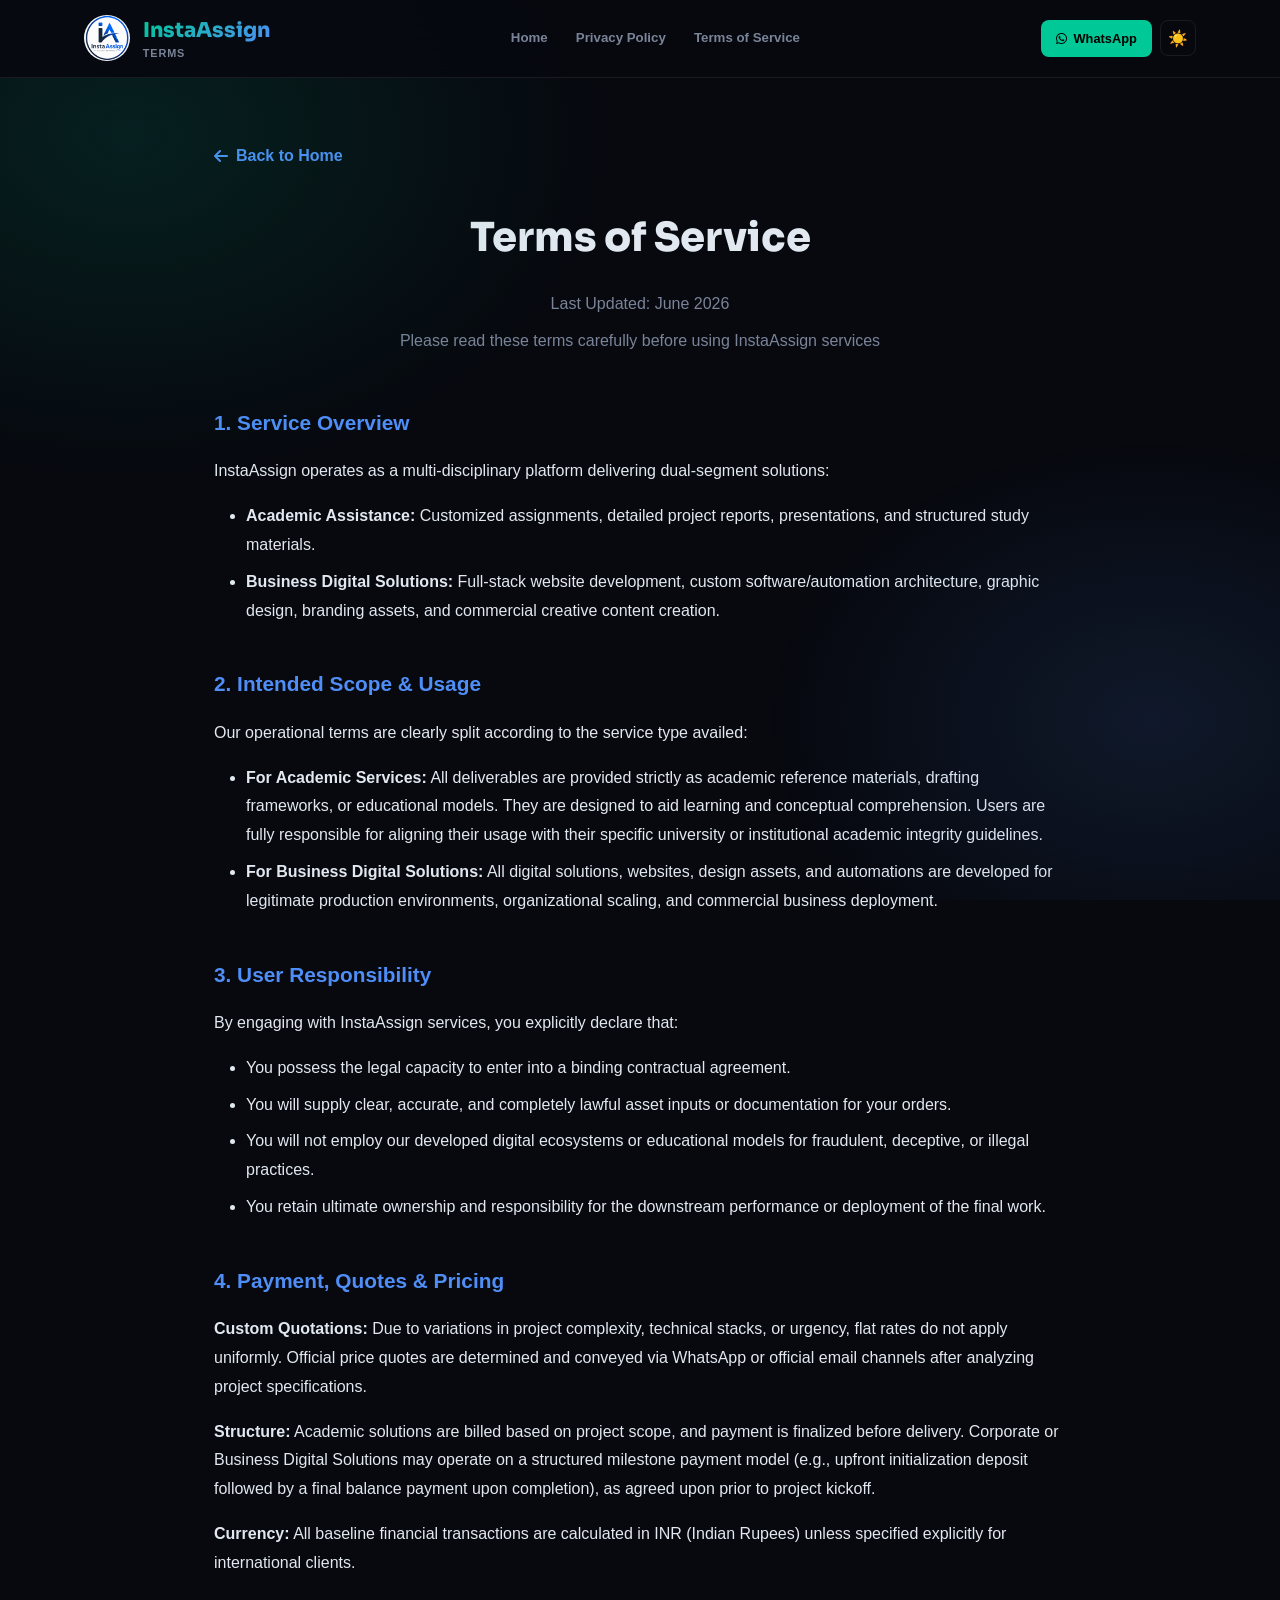
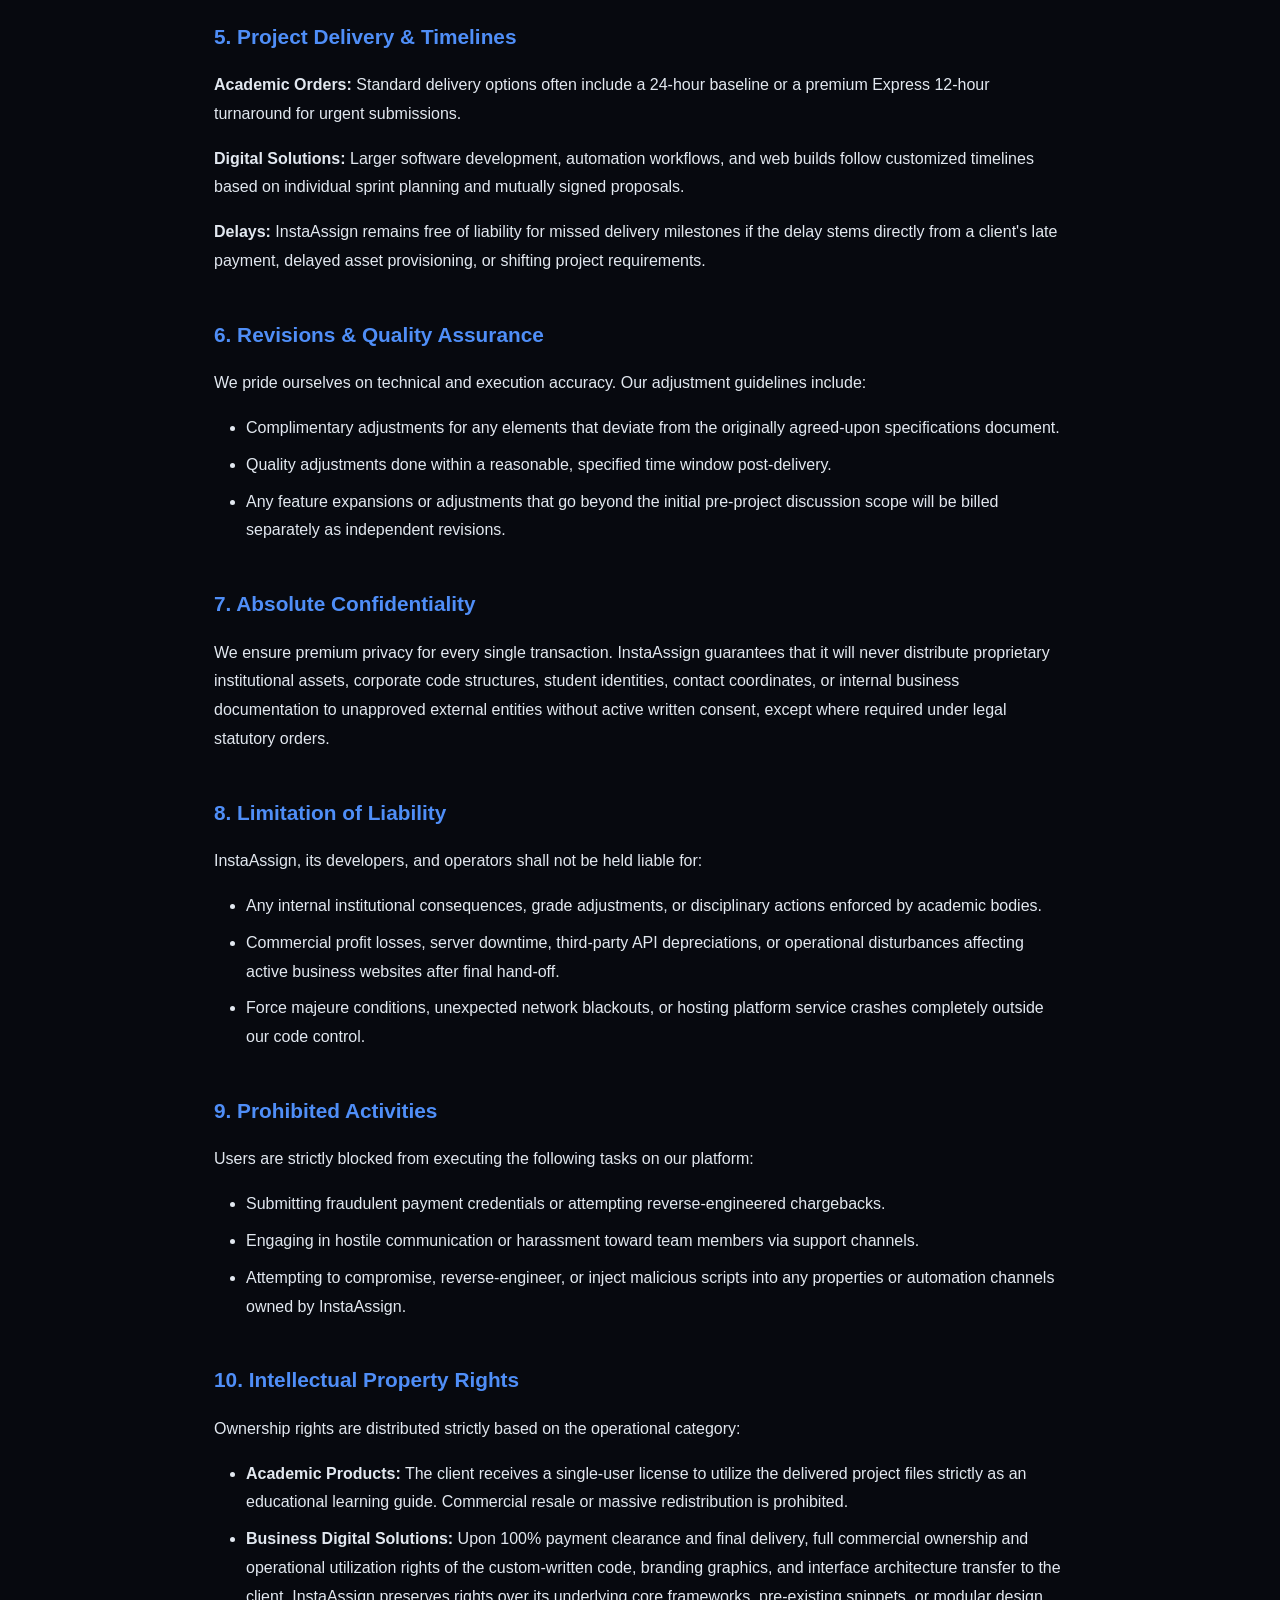
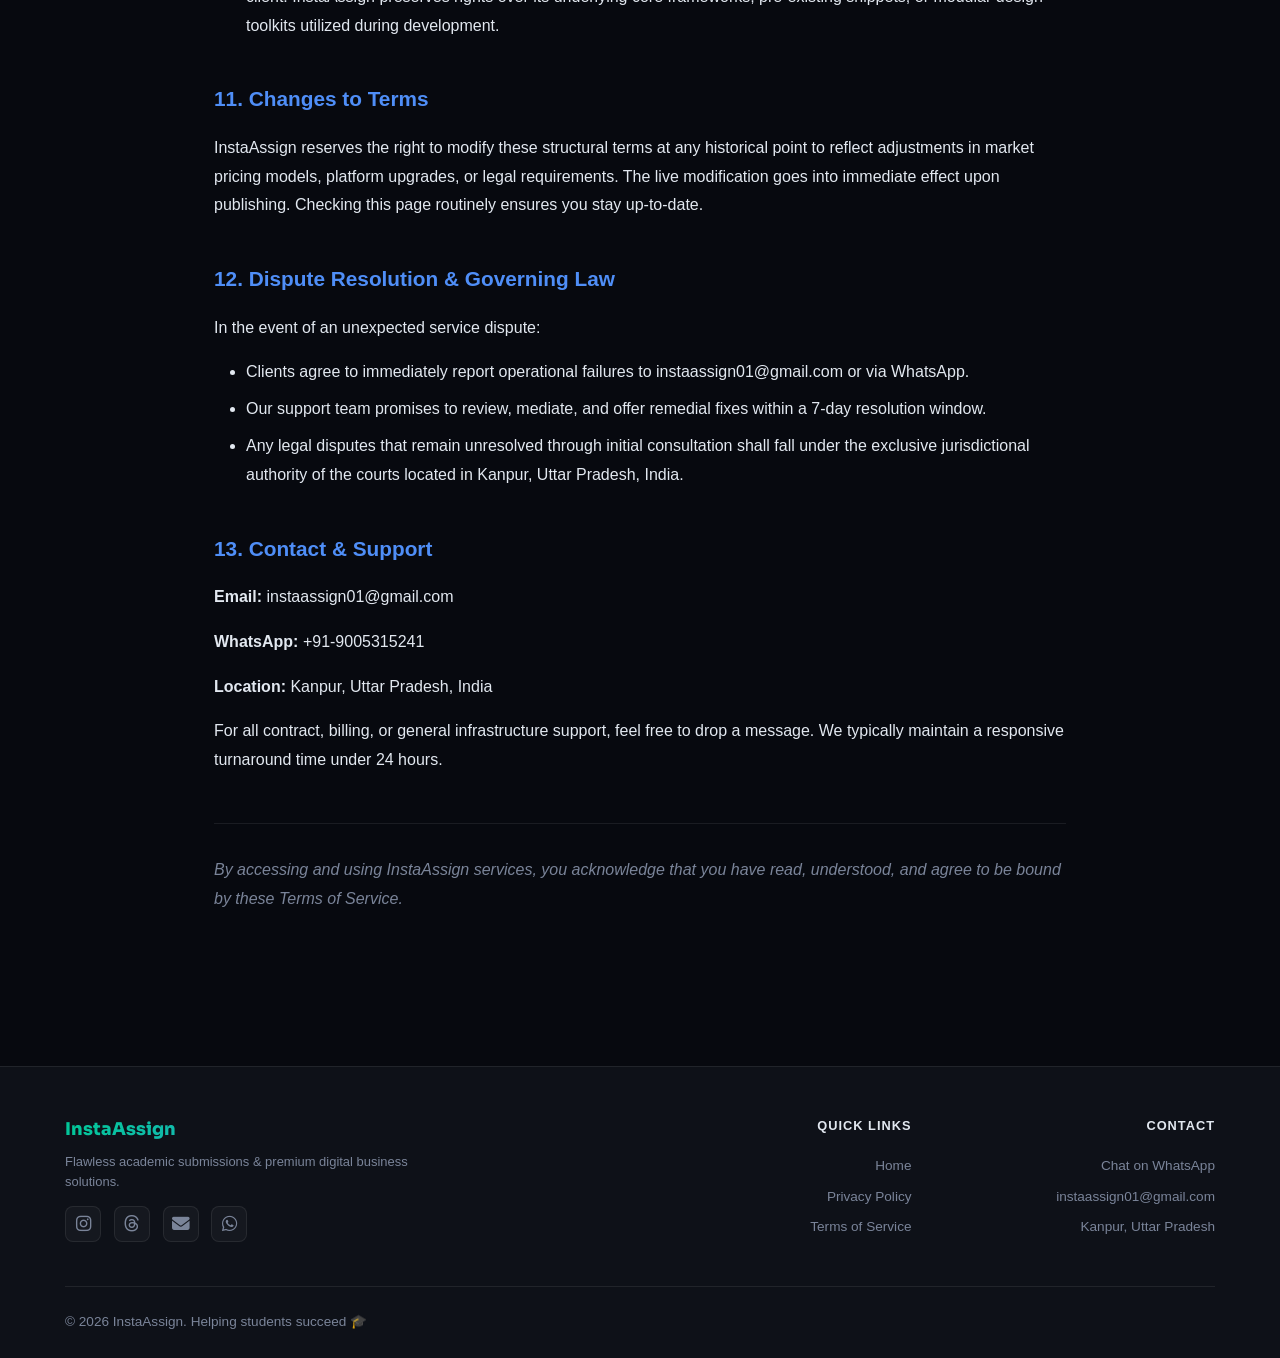
<file: terms.html>
<!DOCTYPE html>
<html lang="en">
<head>
  <script>(function(w,d,s,l,i){w[l]=w[l]||[];w[l].push({'gtm.start':
new Date().getTime(),event:'gtm.js'});var f=d.getElementsByTagName(s)[0],
j=d.createElement(s),dl=l!='dataLayer'?'&l='+l:'';j.async=true;j.src=
'https://www.googletagmanager.com/gtm.js?id='+i+dl;f.parentNode.insertBefore(j,f);
})(window,document,'script','dataLayer','GTM-T4J4MPHG');</script>
<meta charset="UTF-8">
<meta name="viewport" content="width=device-width, initial-scale=1.0">
<meta name="description" content="InstaAssign Terms of Service – Service agreement and user policies.">
<title>Terms of Service – InstaAssign</title>
<link rel="icon" type="image/png" href="Logo1.png">
<link rel="stylesheet" href="https://cdnjs.cloudflare.com/ajax/libs/font-awesome/6.5.1/css/all.min.css">
<link href="https://fonts.googleapis.com/css2?family=Sora:wght@300;400;600;700;800&display=swap" rel="stylesheet">
<link rel="stylesheet" href="style.css">
  <script async src="https://www.googletagmanager.com/gtag/js?id=G-9HG4W9RGS3"></script>
<script>
  window.dataLayer = window.dataLayer || [];
  function gtag(){dataLayer.push(arguments);}
  gtag('js', new Date());

  gtag('config', 'G-9HG4W9RGS3');
</script>
<style>
.policy-container {
  max-width: 900px;
  margin: 0 auto;
  padding: 4rem 1.5rem;
  line-height: 1.8;
}
.policy-header {
  text-align: center;
  margin-bottom: 3rem;
}
.policy-header h1 {
  font-family: 'Sora', sans-serif;
  font-size: 2.5rem;
  font-weight: 800;
  margin-bottom: 1rem;
}
.policy-header p {
  color: var(--muted);
  font-size: 1rem;
  margin-bottom: 0.5rem;
}
.policy-section {
  margin-bottom: 2.5rem;
}
.policy-section h2 {
  font-size: 1.3rem;
  font-weight: 700;
  margin-bottom: 1rem;
  color: var(--accent2);
}
.policy-section p {
  margin-bottom: 1rem;
  color: var(--text);
}
.policy-section ul {
  margin-left: 2rem;
  margin-top: 0.5rem;
}
.policy-section ul li {
  margin-bottom: 0.5rem;
}
.back-link {
  display: inline-flex;
  align-items: center;
  gap: 0.5rem;
  color: var(--accent2);
  text-decoration: none;
  margin-bottom: 2rem;
  font-weight: 600;
  transition: all 0.2s;
}
.back-link:hover {
  transform: translateX(-4px);
}
/* Footer Styles */
footer {
  background: var(--bg2);
  border-top: 1px solid var(--border);
  padding: 3rem 1.5rem 1.5rem;
  color: var(--muted);
  font-size: 0.85rem;
  text-align: left;
}
.footer-grid {
  max-width: 1150px;
  margin: 0 auto;
  display: grid;
  grid-template-columns: 2fr 1fr 1fr;
  gap: 2rem;
  margin-bottom: 2.5rem;
}
.footer-brand .logo-name {
  font-size: 1.1rem;
  margin-bottom: 0.5rem;
  display: block;
  font-weight: 800;
  color: var(--text);
}
.footer-desc {
  line-height: 1.6;
  margin-bottom: 0.8rem;
  font-weight: 300;
  max-width: 400px;
}
.footer-title {
  font-weight: 700;
  color: var(--text);
  margin-bottom: 0.8rem;
  text-transform: uppercase;
  font-size: 0.8rem;
  letter-spacing: 1px;
}
.footer-links ul {
  list-style: none;
}
.footer-links ul li {
  margin-bottom: 0.5rem;
}
.footer-links a {
  color: var(--muted);
  text-decoration: none;
  transition: color 0.2s;
}
.footer-links a:hover {
  color: var(--accent);
}
.social-icons {
  display: flex;
  gap: 0.8rem;
  margin-top: 0.8rem;
}
.social-icons a {
  display: flex;
  align-items: center;
  justify-content: center;
  width: 36px;
  height: 36px;
  background: rgba(255,255,255,0.03);
  border: 1px solid var(--border);
  border-radius: 8px;
  color: var(--muted);
  text-decoration: none;
  transition: all 0.2s;
  font-size: 1.1rem;
}
.social-icons a:hover {
  border-color: var(--accent);
  color: #000;
  background: var(--accent);
  transform: translateY(-3px);
}
.footer-bottom {
  max-width: 1150px;
  margin: 0 auto;
  padding-top: 1.5rem;
  border-top: 1px solid var(--border);
  display: flex;
  justify-content: space-between;
  align-items: center;
  flex-wrap: wrap;
  gap: 1rem;
}
.footer-copyright {
  font-weight: 400;
  color: var(--muted);
}
/* Mobile Responsive */
@media(max-width: 768px) {
  .footer-grid {
    grid-template-columns: 1fr;
    gap: 1.5rem;
    text-align: center;
  }
  .footer-desc {
    margin: 0 auto 1rem;
  }
  .social-icons {
    justify-content: center;
  }
  .footer-bottom {
    flex-direction: column;
    text-align: center;
  }
  .policy-container {
    padding: 2rem 1rem;
  }
  .policy-header h1 {
    font-size: 1.8rem;
  }
  .policy-section h2 {
    font-size: 1.1rem;
  }
  .policy-section ul {
    margin-left: 1.5rem;
  }
  .policy-section p {
    font-size: 0.95rem;
  }
}
@media(max-width: 550px) {
  footer {
    padding: 2rem 1rem 1rem;
  }
  .footer-grid {
    gap: 1rem;
    margin-bottom: 1.5rem;
  }
  .footer-brand .logo-name {
    font-size: 0.95rem;
  }
  .policy-container {
    padding: 1.5rem 1rem;
  }
  .policy-header h1 {
    font-size: 1.5rem;
  }
  .policy-section {
    margin-bottom: 1.8rem;
  }
  .desktop-nav {
    display: none !important;
  }
}
</style>
</head>
<body>
<noscript><iframe src="https://www.googletagmanager.com/ns.html?id=GTM-T4J4MPHG"
height="0" width="0" style="display:none;visibility:hidden"></iframe></noscript>
<header>
  <div class="container">
    <div class="header-inner">
      <a href="index.html" class="logo-area" aria-label="InstaAssign Home">
        <img src="Logo1.png" alt="InstaAssign" class="logo-img">
        <div>
          <span class="logo-name">InstaAssign</span>
          <span class="logo-tag">Terms</span>
        </div>
      </a>
      <nav class="desktop-nav">
        <a href="index.html">Home</a>
        <a href="privacy.html">Privacy Policy</a>
        <a href="terms.html" class="active">Terms of Service</a>
      </nav>
      <div class="header-actions">
        <a href="https://wa.me/919005315241" target="_blank" class="btn-wa-hdr">
          <i class="fa-brands fa-whatsapp"></i><span>WhatsApp</span>
        </a>
        <button class="theme-btn" id="themeBtn" title="Toggle theme">🌙</button>
      </div>
    </div>
  </div>
</header>

<div class="policy-container">
  <a href="index.html" class="back-link"><i class="fa-solid fa-arrow-left"></i> Back to Home</a>
  
  <div class="policy-header">
    <h1>Terms of Service</h1>
    <p>Last Updated: June 2026</p>
    <p>Please read these terms carefully before using InstaAssign services</p>
  </div>

  <div class="policy-section">
    <h2>1. Service Overview</h2>
    <p>InstaAssign operates as a multi-disciplinary platform delivering dual-segment solutions:</p>
    <ul style="color: var(--text);">
      <li><strong>Academic Assistance:</strong> Customized assignments, detailed project reports, presentations, and structured study materials.</li>
      <li><strong>Business Digital Solutions:</strong> Full-stack website development, custom software/automation architecture, graphic design, branding assets, and commercial creative content creation.</li>
    </ul>
  </div>

  <div class="policy-section">
    <h2>2. Intended Scope & Usage</h2>
    <p>Our operational terms are clearly split according to the service type availed:</p>
    <ul style="color: var(--text);">
      <li><strong>For Academic Services:</strong> All deliverables are provided strictly as academic reference materials, drafting frameworks, or educational models. They are designed to aid learning and conceptual comprehension. Users are fully responsible for aligning their usage with their specific university or institutional academic integrity guidelines.</li>
      <li><strong>For Business Digital Solutions:</strong> All digital solutions, websites, design assets, and automations are developed for legitimate production environments, organizational scaling, and commercial business deployment.</li>
    </ul>
  </div>

  <div class="policy-section">
    <h2>3. User Responsibility</h2>
    <p>By engaging with InstaAssign services, you explicitly declare that:</p>
    <ul>
      <li>You possess the legal capacity to enter into a binding contractual agreement.</li>
      <li>You will supply clear, accurate, and completely lawful asset inputs or documentation for your orders.</li>
      <li>You will not employ our developed digital ecosystems or educational models for fraudulent, deceptive, or illegal practices.</li>
      <li>You retain ultimate ownership and responsibility for the downstream performance or deployment of the final work.</li>
    </ul>
  </div>

  <div class="policy-section">
    <h2>4. Payment, Quotes & Pricing</h2>
    <p><strong>Custom Quotations:</strong> Due to variations in project complexity, technical stacks, or urgency, flat rates do not apply uniformly. Official price quotes are determined and conveyed via WhatsApp or official email channels after analyzing project specifications.</p>
    <p><strong>Structure:</strong> Academic solutions are billed based on project scope, and payment is finalized before delivery. Corporate or Business Digital Solutions may operate on a structured milestone payment model (e.g., upfront initialization deposit followed by a final balance payment upon completion), as agreed upon prior to project kickoff.</p>
    <p><strong>Currency:</strong> All baseline financial transactions are calculated in INR (Indian Rupees) unless specified explicitly for international clients.</p>
  </div>

  <div class="policy-section">
    <h2>5. Project Delivery & Timelines</h2>
    <p><strong>Academic Orders:</strong> Standard delivery options often include a 24-hour baseline or a premium Express 12-hour turnaround for urgent submissions.</p>
    <p><strong>Digital Solutions:</strong> Larger software development, automation workflows, and web builds follow customized timelines based on individual sprint planning and mutually signed proposals.</p>
    <p><strong>Delays:</strong> InstaAssign remains free of liability for missed delivery milestones if the delay stems directly from a client's late payment, delayed asset provisioning, or shifting project requirements.</p>
  </div>

  <div class="policy-section">
    <h2>6. Revisions & Quality Assurance</h2>
    <p>We pride ourselves on technical and execution accuracy. Our adjustment guidelines include:</p>
    <ul>
      <li>Complimentary adjustments for any elements that deviate from the originally agreed-upon specifications document.</li>
      <li>Quality adjustments done within a reasonable, specified time window post-delivery.</li>
      <li>Any feature expansions or adjustments that go beyond the initial pre-project discussion scope will be billed separately as independent revisions.</li>
    </ul>
  </div>

  <div class="policy-section">
    <h2>7. Absolute Confidentiality</h2>
    <p>We ensure premium privacy for every single transaction. InstaAssign guarantees that it will never distribute proprietary institutional assets, corporate code structures, student identities, contact coordinates, or internal business documentation to unapproved external entities without active written consent, except where required under legal statutory orders.</p>
  </div>

  <div class="policy-section">
    <h2>8. Limitation of Liability</h2>
    <p>InstaAssign, its developers, and operators shall not be held liable for:</p>
    <ul>
      <li>Any internal institutional consequences, grade adjustments, or disciplinary actions enforced by academic bodies.</li>
      <li>Commercial profit losses, server downtime, third-party API depreciations, or operational disturbances affecting active business websites after final hand-off.</li>
      <li>Force majeure conditions, unexpected network blackouts, or hosting platform service crashes completely outside our code control.</li>
    </ul>
  </div>

  <div class="policy-section">
    <h2>9. Prohibited Activities</h2>
    <p>Users are strictly blocked from executing the following tasks on our platform:</p>
    <ul>
      <li>Submitting fraudulent payment credentials or attempting reverse-engineered chargebacks.</li>
      <li>Engaging in hostile communication or harassment toward team members via support channels.</li>
      <li>Attempting to compromise, reverse-engineer, or inject malicious scripts into any properties or automation channels owned by InstaAssign.</li>
    </ul>
  </div>

  <div class="policy-section">
    <h2>10. Intellectual Property Rights</h2>
    <p>Ownership rights are distributed strictly based on the operational category:</p>
    <ul style="color: var(--text);">
      <li><strong>Academic Products:</strong> The client receives a single-user license to utilize the delivered project files strictly as an educational learning guide. Commercial resale or massive redistribution is prohibited.</li>
      <li><strong>Business Digital Solutions:</strong> Upon 100% payment clearance and final delivery, full commercial ownership and operational utilization rights of the custom-written code, branding graphics, and interface architecture transfer to the client. InstaAssign preserves rights over its underlying core frameworks, pre-existing snippets, or modular design toolkits utilized during development.</li>
    </ul>
  </div>

  <div class="policy-section">
    <h2>11. Changes to Terms</h2>
    <p>InstaAssign reserves the right to modify these structural terms at any historical point to reflect adjustments in market pricing models, platform upgrades, or legal requirements. The live modification goes into immediate effect upon publishing. Checking this page routinely ensures you stay up-to-date.</p>
  </div>

  <div class="policy-section">
    <h2>12. Dispute Resolution & Governing Law</h2>
    <p>In the event of an unexpected service dispute:</p>
    <ul>
      <li>Clients agree to immediately report operational failures to instaassign01@gmail.com or via WhatsApp.</li>
      <li>Our support team promises to review, mediate, and offer remedial fixes within a 7-day resolution window.</li>
      <li>Any legal disputes that remain unresolved through initial consultation shall fall under the exclusive jurisdictional authority of the courts located in Kanpur, Uttar Pradesh, India.</li>
    </ul>
  </div>

  <div class="policy-section">
    <h2>13. Contact & Support</h2>
    <p><strong>Email:</strong> instaassign01@gmail.com</p>
    <p><strong>WhatsApp:</strong> +91-9005315241</p>
    <p><strong>Location:</strong> Kanpur, Uttar Pradesh, India</p>
    <p style="margin-top: 1rem;">For all contract, billing, or general infrastructure support, feel free to drop a message. We typically maintain a responsive turnaround time under 24 hours.</p>
  </div>

  <div class="policy-section" style="border-top: 1px solid var(--border); padding-top: 2rem; margin-top: 3rem;">
    <p style="font-style: italic; color: var(--muted);">By accessing and using InstaAssign services, you acknowledge that you have read, understood, and agree to be bound by these Terms of Service.</p>
  </div>
</div>

<footer style="margin-top: 3rem;">
  <div class="footer-grid">
    <div class="footer-brand">
      <span class="logo-name text-grad-brand">InstaAssign</span>
      <p class="footer-desc">Flawless academic submissions & premium digital business solutions.</p>
      <div class="social-icons">
        <a href="https://www.instagram.com/instaassign.in/" target="_blank" title="Instagram"><i class="fa-brands fa-instagram"></i></a>
        <a href="https://www.threads.net/@instaassign" target="_blank" title="Threads"><i class="fa-brands fa-threads"></i></a>
        <a href="mailto:instaassign01@gmail.com" title="Email Us"><i class="fa-solid fa-envelope"></i></a>
        <a href="https://wa.me/919005315241" target="_blank" title="WhatsApp"><i class="fa-brands fa-whatsapp"></i></a>
      </div>
    </div>
    <div class="footer-links">
      <div class="footer-title">Quick Links</div>
      <ul>
        <li><a href="index1.html">Home</a></li>
        <li><a href="privacy.html">Privacy Policy</a></li>
        <li><a href="terms.html">Terms of Service</a></li>
      </ul>
    </div>
    <div class="footer-links">
      <div class="footer-title">Contact</div>
      <ul>
        <li><a href="https://wa.me/919005315241" target="_blank">Chat on WhatsApp</a></li>
        <li><a href="mailto:instaassign01@gmail.com">instaassign01@gmail.com</a></li>
        <li>Kanpur, Uttar Pradesh</li>
      </ul>
    </div>
  </div>
  <div class="footer-bottom">
    <div class="footer-copyright">© 2026 InstaAssign. Helping students succeed 🎓</div>
  </div>
</footer>

<script src="shared.js"></script>
</body>
</html>
</file>
<file: style.css>
/* ============================================================
   InstaAssign – Shared Stylesheet
   Each page overrides --accent, --accent-dark, --accent-dim,
   --accent-glow, --accent2, --accent2-dark, --accent2-dim,
   --accent2-glow at :root level.
   ============================================================ */

/* ---------- GOOGLE FONTS (loaded per page in <head>) ---------- */

/* ---------- CSS RESET & BASE ---------- */
*, *::before, *::after { margin: 0; padding: 0; box-sizing: border-box; }
html { scroll-behavior: smooth; font-size: 16px; }

/* ---------- DESIGN TOKENS (dark defaults — overridden per page) ---------- */
:root {
  --accent:       #00c896;
  --accent-dark:  #009e78;
  --accent-dim:   rgba(0,200,150,0.12);
  --accent-glow:  rgba(0,200,150,0.35);
  --accent2:      #4f8ef7;
  --accent2-dark: #2d6de0;
  --accent2-dim:  rgba(79,142,247,0.12);
  --accent2-glow: rgba(79,142,247,0.35);

  --bg:           #07090f;
  --bg2:          #0e1118;
  --bg3:          #13161f;
  --card:         rgba(14,17,24,0.97);
  --text:         #e2e8f0;
  --muted:        #7a8499;
  --border:       rgba(255,255,255,0.08);
  --radius:       16px;
  --radius-sm:    10px;
  --shadow-card:  0 4px 28px rgba(0,0,0,0.28);
}

body.light {
  --bg:    #f3f5fc;
  --bg2:   #e8eaf5;
  --bg3:   #ffffff;
  --card:  rgba(255,255,255,0.99);
  --text:  #1a1d2e;
  --muted: #5a6382;
  --border:rgba(0,0,0,0.08);
}

body {
  font-family: var(--body-font, 'Inter', sans-serif);
  background: var(--bg);
  color: var(--text);
  line-height: 1.65;
  min-height: 100vh;
  overflow-x: hidden;
  transition: background .35s, color .35s;
}

/* ambient bg glows */
body::before {
  content: '';
  position: fixed; inset: 0; pointer-events: none; z-index: 0;
  background:
    radial-gradient(ellipse 700px 500px at 10% 15%, var(--accent-dim) 0%, transparent 70%),
    radial-gradient(ellipse 550px 400px at 90% 80%, var(--accent2-dim) 0%, transparent 70%);
}

/* ---------- SCROLLBAR ---------- */
::-webkit-scrollbar { width: 5px; }
::-webkit-scrollbar-track { background: var(--bg2); }
::-webkit-scrollbar-thumb { background: var(--accent); border-radius: 4px; }

/* ---------- CONTAINER ---------- */
.container {
  max-width: 1160px;
  margin: 0 auto;
  padding: 0 24px;
  position: relative;
  z-index: 1;
}

/* ============================================================
   HEADER
   ============================================================ */
header {
  position: sticky; top: 0; z-index: 200;
  background: rgba(7,9,15,.94);
  backdrop-filter: blur(22px);
  border-bottom: 1px solid var(--border);
  padding: .85rem 0;
  transition: background .3s;
}
body.light header { background: rgba(243,245,252,.97); }

.header-inner {
  display: flex; align-items: center;
  justify-content: space-between; gap: 1rem;
}

/* logo */
.logo-area { 
  display: flex; 
  align-items: center; 
  gap: .8rem; 
  flex-shrink: 0; 
  text-decoration: none; /* Link underline hatane ke liye */
}

.logo-img {
  width: 46px; 
  height: 46px; 
  border-radius: 50%; /* Image ko completely gol banayega */
  border: 2px solid var(--business); /* Business page ke liye blue border */
  box-shadow: 0 0 16px var(--business-glow); 
  object-fit: cover; /* Important: image circle ke andar fit rahegi */
  background: #fff; /* Agar PNG transparent hai, toh white background dega */
  animation: logoPulse 4s ease-in-out infinite;
}

/* Agar aap text ki alignment bhi theek karna chahte hain */
.logo-area > div {
  display: flex;
  flex-direction: column;
  justify-content: center;
}
.logo-ring {
  width: 44px; height: 44px; border-radius: 50%;
  border: 2px solid var(--accent);
  box-shadow: 0 0 14px var(--accent-glow);
  display: flex; align-items: center; justify-content: center;
  font-size: 1.35rem; background: var(--bg2); flex-shrink: 0;
  animation: logoPulse 4s ease-in-out infinite;
}
@keyframes logoPulse {
  0%,100%{ box-shadow: 0 0 14px var(--accent-glow); }
  50%    { box-shadow: 0 0 26px var(--accent-glow), 0 0 50px var(--accent-dim); }
}
.logo-name {
  font-family: var(--display-font, 'Sora', sans-serif);
  font-weight: 800; font-size: 1.28rem;
  background: linear-gradient(135deg, var(--accent), var(--accent2));
  -webkit-background-clip: text; -webkit-text-fill-color: transparent; background-clip: text;
}
.logo-tag {
  font-size: .68rem; font-weight: 700; letter-spacing: .08em; text-transform: uppercase;
  color: var(--muted); margin-top: -.15rem; display: block;
}

/* desktop nav */
.desktop-nav { display: flex; gap: .2rem; align-items: center; }
.desktop-nav a {
  font-size: .83rem; font-weight: 600; color: var(--muted);
  text-decoration: none; padding: .38rem .78rem; border-radius: 8px;
  transition: all .2s; white-space: nowrap;
}
.desktop-nav a:hover, .desktop-nav a.active { color: var(--text); background: var(--border); }
.desktop-nav .nav-accent { color: var(--accent); }
.desktop-nav .nav-accent:hover { background: var(--accent-dim); }
.desktop-nav .nav-accent2 { color: var(--accent2); }
.desktop-nav .nav-accent2:hover { background: var(--accent2-dim); }

/* site-switcher pill */
.site-switcher {
  display: flex; gap: .3rem; background: var(--bg2);
  border: 1px solid var(--border); border-radius: 50px;
  padding: .28rem .35rem; flex-shrink: 0;
}
.site-link {
  font-size: .72rem; font-weight: 700; text-decoration: none;
  padding: .28rem .7rem; border-radius: 50px; color: var(--muted);
  transition: all .2s; white-space: nowrap;
}
.site-link:hover  { color: var(--text); background: var(--border); }
.site-link.active { background: var(--accent); color: #000; }

/* header actions */
.header-actions { display: flex; align-items: center; gap: .5rem; flex-shrink: 0; }

.btn-wa-hdr {
  display: flex; align-items: center; gap: .4rem;
  background: var(--accent); color: #000;
  font-weight: 700; font-size: .8rem;
  padding: .5rem .95rem; border-radius: 8px;
  text-decoration: none; transition: all .25s; white-space: nowrap;
}
.btn-wa-hdr:hover { filter: brightness(1.1); transform: translateY(-2px); box-shadow: 0 6px 20px var(--accent-glow); }

.theme-btn, .hamburger-btn {
  background: none; border: 1px solid var(--border); color: var(--text);
  border-radius: 8px; cursor: pointer; display: flex; align-items: center;
  justify-content: center; transition: all .2s;
}
.theme-btn { width: 36px; height: 36px; font-size: 1rem; }
.theme-btn:hover { background: var(--border); }

/* hamburger */
.hamburger-btn {
  display: none; flex-direction: column;
  justify-content: center; gap: 5px;
  width: 36px; height: 36px; padding: 8px; flex-shrink: 0;
  z-index: 210; /* Ye bahut zaroori hai taki nav ke upar dikhe */
  background: transparent;
}
.hamburger-btn span { 
  display: block; height: 2px; width: 100%;
  background: var(--text); /* Theme ke hisaab se text color lega */
  border-radius: 2px; transition: all .3s; 
}
.hamburger-btn.open span:nth-child(1) { transform: rotate(45deg) translate(5px,5px); }
.hamburger-btn.open span:nth-child(2) { opacity: 0; transform: translateX(-8px); }
.hamburger-btn.open span:nth-child(3) { transform: rotate(-45deg) translate(5px,-5px); }

/* mobile nav */
.mobile-nav {
  display: none; position: fixed; inset: 0; z-index: 190;
  background: rgba(7,9,15,.98); backdrop-filter: blur(20px);
  flex-direction: column; align-items: center; justify-content: center;
  gap: .9rem; opacity: 0; pointer-events: none; transition: opacity .3s;
}
body.light .mobile-nav { background: rgba(243,245,252,.98); }
.mobile-nav.open { opacity: 1; pointer-events: all; display: flex; }
.mobile-nav a {
  font-size: 1.3rem; font-weight: 700; color: var(--muted); text-decoration: none;
  padding: .55rem 2rem; border-radius: 12px; transition: all .2s;
  text-align: center; width: 100%; max-width: 270px;
}
.mobile-nav a:hover { background: var(--border); color: var(--text); }
.mobile-nav .nav-accent  { color: var(--accent); }
.mobile-nav .nav-accent2 { color: var(--accent2); }

/* Updated Close Button */
.mobile-nav-close {
  position: absolute; top: 1.5rem; right: 1.5rem;
  background: var(--bg2); border: 1px solid var(--border); color: var(--text);
  width: 44px; height: 44px; border-radius: 50%; cursor: pointer;
  font-size: 1.2rem; display: flex; align-items: center; justify-content: center; 
  transition: all .2s; z-index: 200;
}
.mobile-nav-close:hover { background: var(--accent); color: #000; border-color: var(--accent); }
.mobile-nav-wa {
  margin-top: .4rem; display: inline-flex; align-items: center; gap: .55rem;
  background: var(--accent); color: #000; font-weight: 700;
  padding: .72rem 2rem; border-radius: 10px; text-decoration: none;
  font-size: .95rem; max-width: 270px; width: 100%; justify-content: center;
}

@media (max-width: 900px) { .desktop-nav { display: none; } .hamburger-btn { display: flex; } }
@media (max-width: 550px) {
  .site-switcher { display: none; }
  .btn-wa-hdr span { display: none; }
  .btn-wa-hdr { padding: .5rem .72rem; }
}

/* ============================================================
   HERO
   ============================================================ */
.hero { padding: 5rem 0 3.5rem; text-align: center; }

.hero-eyebrow {
  display: inline-flex; align-items: center; gap: .5rem;
  background: var(--accent-dim); border: 1px solid rgba(255,255,255,.1);
  color: var(--accent); font-size: .76rem; font-weight: 700;
  padding: .36rem .95rem; border-radius: 50px;
  margin-bottom: 1.6rem; letter-spacing: .08em; text-transform: uppercase;
  animation: fadeUp .55s ease both;
}

.hero h1 {
  font-family: var(--display-font, 'Sora', sans-serif);
  font-size: clamp(2.1rem, 5.5vw, 3.8rem);
  font-weight: 900; line-height: 1.13;
  margin-bottom: 1.1rem;
  animation: fadeUp .6s .08s ease both;
}
.hero h1 .hl-a { color: var(--accent); }
.hero h1 .hl-b { color: var(--accent2); }

.hero-sub {
  font-size: 1.05rem; color: var(--muted); max-width: 540px;
  margin: 0 auto 2.2rem; line-height: 1.78;
  animation: fadeUp .6s .16s ease both;
}

.hero-ctas {
  display: flex; gap: 1rem; justify-content: center;
  flex-wrap: wrap; margin-bottom: 1rem;
  animation: fadeUp .6s .24s ease both;
}

/* stats */
.stats-bar {
  display: flex; justify-content: center; gap: 3rem;
  flex-wrap: wrap; padding: 2.2rem 0; margin-top: 2.8rem;
  border-top: 1px solid var(--border);
  animation: fadeUp .6s .32s ease both;
}
.stat { text-align: center; }
.stat-num {
  font-family: var(--mono-font, 'JetBrains Mono', monospace);
  font-size: 1.65rem; font-weight: 700; color: var(--accent); display: block;
}
.stat-label { font-size: .78rem; color: var(--muted); margin-top: .2rem; }

@keyframes fadeUp { from { opacity:0; transform:translateY(22px); } to { opacity:1; transform:translateY(0); } }

/* ============================================================
   SECTION STRUCTURE
   ============================================================ */
section.content-section { padding: 4rem 0 2rem; }

.sec-eyebrow {
  display: inline-flex; align-items: center; gap: .42rem;
  font-size: .74rem; font-weight: 700; letter-spacing: .1em; text-transform: uppercase;
  padding: .3rem .85rem; border-radius: 50px; margin-bottom: .85rem;
}
.ey-a { background: var(--accent-dim); color: var(--accent); border: 1px solid rgba(255,255,255,.08); }
.ey-b { background: var(--accent2-dim); color: var(--accent2); border: 1px solid rgba(255,255,255,.08); }

.sec-title {
  font-family: var(--display-font, 'Sora', sans-serif);
  font-size: clamp(1.55rem, 3.5vw, 2.4rem);
  font-weight: 900; margin-bottom: .65rem; line-height: 1.2;
}
.sec-sub { color: var(--muted); font-size: .94rem; max-width: 500px; line-height: 1.72; }
.sec-header { margin-bottom: 2.4rem; }

.divider {
  height: 1px;
  background: linear-gradient(90deg, transparent, var(--border), transparent);
  margin: 4rem 0;
}

/* ============================================================
   SERVICE CARDS
   ============================================================ */
.cards-grid {
  display: grid;
  grid-template-columns: repeat(auto-fill, minmax(308px, 1fr));
  gap: 1.3rem;
}

.svc-card {
  background: var(--card); border: 1px solid var(--border);
  border-radius: var(--radius); overflow: hidden;
  transition: transform .32s cubic-bezier(.23,1,.32,1), border-color .3s, box-shadow .3s;
  box-shadow: var(--shadow-card); position: relative;
}
.svc-card::after {
  content: ''; position: absolute; top: 0; left: 0; right: 0; height: 3px;
  transform: scaleX(0); transform-origin: left; transition: transform .38s;
}
.svc-card.ac::after { background: linear-gradient(90deg, var(--accent), var(--accent-dark)); }
.svc-card.biz::after { background: linear-gradient(90deg, var(--accent2), var(--accent2-dark)); }
.svc-card:hover::after { transform: scaleX(1); }
.svc-card.ac:hover { transform: translateY(-6px); border-color: rgba(var(--accent-raw,.4), .4); box-shadow: 0 20px 55px var(--accent-glow); }
.svc-card.biz:hover { transform: translateY(-6px); border-color: rgba(79,142,247,.3); box-shadow: 0 20px 55px var(--accent2-glow); }

.card-top { padding: 1.35rem 1.35rem .85rem; display: flex; align-items: flex-start; gap: .95rem; }
.card-ico {
  width: 48px; height: 48px; border-radius: 11px; flex-shrink: 0;
  display: flex; align-items: center; justify-content: center; font-size: 1.45rem;
}
.ico-a { background: var(--accent-dim); border: 1px solid rgba(255,255,255,.08); }
.ico-b { background: var(--accent2-dim); border: 1px solid rgba(255,255,255,.08); }
.card-titles { flex: 1; }
.card-name { font-weight: 700; font-size: .97rem; margin-bottom: .2rem; }
.card-price {
  font-family: var(--mono-font, 'JetBrains Mono', monospace);
  font-size: .81rem; font-weight: 600;
}
.pr-a { color: var(--accent); }
.pr-b { color: var(--accent2); }

.card-bot { padding: 0 1.35rem 1.35rem; }
.card-desc { font-size: .86rem; color: var(--muted); line-height: 1.65; margin-bottom: 1rem; }
.tags { display: flex; gap: .4rem; flex-wrap: wrap; margin-bottom: 1rem; }
.tag {
  font-size: .69rem; font-weight: 600; padding: .2rem .58rem;
  border-radius: 50px; letter-spacing: .03em;
}
.tag-gold   { background: rgba(245,200,66,.1); color: #f5c842; border: 1px solid rgba(245,200,66,.22); }
.tag-acc    { background: var(--accent-dim); color: var(--accent); border: 1px solid rgba(255,255,255,.07); }
.tag-acc2   { background: var(--accent2-dim); color: var(--accent2); border: 1px solid rgba(255,255,255,.07); }

.btn-card {
  width: 100%; padding: .7rem; font-weight: 700; font-size: .84rem;
  border: none; border-radius: 8px; cursor: pointer;
  font-family: var(--body-font, 'Inter', sans-serif);
  transition: all .25s; display: flex; align-items: center; justify-content: center; gap: .42rem;
}
.btn-a { background: linear-gradient(135deg, var(--accent), var(--accent-dark)); color: #000; }
.btn-a:hover { box-shadow: 0 6px 22px var(--accent-glow); transform: translateY(-2px); }
.btn-b { background: linear-gradient(135deg, var(--accent2), var(--accent2-dark)); color: #fff; }
.btn-b:hover { box-shadow: 0 6px 22px var(--accent2-glow); transform: translateY(-2px); }

/* ============================================================
   WHY SECTION
   ============================================================ */
.why-grid {
  display: grid;
  grid-template-columns: repeat(auto-fill, minmax(200px, 1fr));
  gap: 1.15rem;
}
.why-card {
  background: var(--card); border: 1px solid var(--border);
  border-radius: var(--radius); padding: 1.4rem; transition: all .3s;
}
.why-card:hover { transform: translateY(-4px); border-color: var(--accent-dim); }
.why-ico { font-size: 1.7rem; margin-bottom: .65rem; display: block; }
.why-title { font-weight: 700; font-size: .91rem; margin-bottom: .32rem; }
.why-text { font-size: .82rem; color: var(--muted); line-height: 1.62; }

/* ============================================================
   REVIEWS
   ============================================================ */
.reviews-grid {
  display: grid;
  grid-template-columns: repeat(auto-fill, minmax(256px, 1fr));
  gap: 1.3rem; margin-bottom: 2.5rem;
}
.review-card {
  background: var(--card); border: 1px solid var(--border);
  border-radius: var(--radius); padding: 1.35rem; transition: all .3s;
}
.review-card:hover { transform: translateY(-4px); box-shadow: 0 14px 42px rgba(0,0,0,.2); }
.rev-top { display: flex; align-items: center; gap: .7rem; margin-bottom: .85rem; }
.rev-avatar {
  width: 40px; height: 40px; border-radius: 50%; flex-shrink: 0;
  display: flex; align-items: center; justify-content: center; font-size: 1.2rem;
  background: var(--accent-dim); border: 1px solid rgba(255,255,255,.08);
}
.rev-name { font-weight: 700; font-size: .9rem; }
.rev-stars { color: #f5c842; font-size: .8rem; }
.rev-text { font-size: .86rem; color: var(--muted); line-height: 1.7; font-style: italic; }

/* review form box */
.review-form-box {
  background: var(--card); border: 1px solid var(--accent);
  border-radius: var(--radius); padding: 2rem;
  max-width: 530px; margin: 0 auto;
}
.rev-form-title {
  font-weight: 800; font-size: 1.03rem; margin-bottom: 1.35rem;
  text-align: center; color: var(--accent);
}

/* ============================================================
   FORM ELEMENTS
   ============================================================ */
.form-row { margin-bottom: 1.05rem; }
.form-label {
  display: block; font-size: .79rem; font-weight: 600;
  color: var(--muted); margin-bottom: .38rem; letter-spacing: .02em;
}
.form-input, .form-select, .form-textarea {
  width: 100%; padding: .7rem .92rem;
  background: var(--bg2); border: 1px solid var(--border);
  border-radius: 8px; color: var(--text);
  font-family: var(--body-font, 'Inter', sans-serif);
  font-size: .86rem; transition: all .2s;
}
.form-input:focus, .form-select:focus, .form-textarea:focus { outline: none; }
.focus-a:focus { border-color: var(--accent); box-shadow: 0 0 0 3px var(--accent-dim); }
.focus-b:focus { border-color: var(--accent2); box-shadow: 0 0 0 3px var(--accent2-dim); }
body.light .form-input,
body.light .form-select,
body.light .form-textarea { background: #eef0f8; color: #1a1d2e; border-color: rgba(0,0,0,.1); }
.form-textarea { min-height: 88px; resize: vertical; }
.form-select { appearance: none; cursor: pointer; }
.form-grid { display: grid; grid-template-columns: 1fr 1fr; gap: 1rem; }
.form-hint { font-size: .72rem; color: var(--muted); margin-top: .26rem; }

@media (max-width: 480px) { .form-grid { grid-template-columns: 1fr; } }

.submit-btn {
  width: 100%; padding: .86rem; font-family: var(--body-font, 'Inter', sans-serif);
  font-weight: 700; font-size: .88rem; border: none;
  border-radius: 10px; cursor: pointer;
  display: flex; align-items: center; justify-content: center; gap: .5rem;
  transition: all .3s; margin-top: .45rem;
}
.sub-a { background: linear-gradient(135deg, var(--accent), var(--accent-dark)); color: #000; box-shadow: 0 6px 24px var(--accent-glow); }
.sub-a:hover { transform: translateY(-2px); box-shadow: 0 10px 30px var(--accent-glow); }
.sub-b { background: linear-gradient(135deg, var(--accent2), var(--accent2-dark)); color: #fff; box-shadow: 0 6px 24px var(--accent2-glow); }
.sub-b:hover { transform: translateY(-2px); box-shadow: 0 10px 30px var(--accent2-glow); }

.wa-note {
  margin-top: .88rem; padding: .82rem;
  background: rgba(37,211,102,.07); border: 1px solid rgba(37,211,102,.18);
  border-radius: 8px; font-size: .77rem; color: var(--muted);
  text-align: center; line-height: 1.55;
}

/* ============================================================
   CTA BAND
   ============================================================ */
.cta-band { padding: 3.5rem 0; }
.cta-box {
  background: linear-gradient(135deg, var(--accent-dim), var(--accent2-dim));
  border: 1px solid var(--border); border-radius: 22px;
  padding: 3.5rem 2rem; text-align: center; position: relative; overflow: hidden;
}
.cta-box::before {
  content: ''; position: absolute; inset: 0; pointer-events: none;
  background: radial-gradient(circle at 25% 50%, var(--accent-dim) 0%, transparent 55%),
              radial-gradient(circle at 75% 50%, var(--accent2-dim) 0%, transparent 55%);
}
.cta-box > * { position: relative; }
.cta-title {
  font-family: var(--display-font, 'Sora', sans-serif);
  font-size: clamp(1.45rem, 3.5vw, 2.2rem);
  font-weight: 900; margin-bottom: .75rem;
}
.cta-sub { color: var(--muted); font-size: .94rem; margin-bottom: 1.75rem; line-height: 1.72; }
.cta-btns { display: flex; gap: 1rem; justify-content: center; flex-wrap: wrap; }

/* ============================================================
   BUTTONS (global)
   ============================================================ */
.btn-primary {
  display: inline-flex; align-items: center; gap: .5rem;
  background: linear-gradient(135deg, var(--accent), var(--accent-dark));
  color: #000; font-weight: 700; font-size: .9rem;
  padding: .8rem 1.75rem; border-radius: 10px; text-decoration: none;
  border: none; cursor: pointer; transition: all .3s;
  box-shadow: 0 6px 22px var(--accent-glow);
  font-family: var(--body-font, 'Inter', sans-serif);
}
.btn-primary:hover { transform: translateY(-3px); box-shadow: 0 10px 30px var(--accent-glow); }

.btn-secondary {
  display: inline-flex; align-items: center; gap: .5rem;
  background: linear-gradient(135deg, var(--accent2), var(--accent2-dark));
  color: #fff; font-weight: 700; font-size: .9rem;
  padding: .8rem 1.75rem; border-radius: 10px; text-decoration: none;
  border: none; cursor: pointer; transition: all .3s;
  box-shadow: 0 6px 22px var(--accent2-glow);
  font-family: var(--body-font, 'Inter', sans-serif);
}
.btn-secondary:hover { transform: translateY(-3px); box-shadow: 0 10px 30px var(--accent2-glow); }

.btn-outline {
  display: inline-flex; align-items: center; gap: .5rem;
  background: transparent; color: var(--text); font-weight: 600; font-size: .9rem;
  padding: .8rem 1.75rem; border-radius: 10px; text-decoration: none;
  border: 1px solid var(--border); cursor: pointer; transition: all .3s;
  font-family: var(--body-font, 'Inter', sans-serif);
}
.btn-outline:hover { background: var(--border); }

/* ============================================================
   FOOTER
   ============================================================ */
footer {
  border-top: 1px solid var(--border);
  padding: 2.5rem 0 1.5rem; margin-top: 4rem;
}
.footer-grid {
  display: grid; grid-template-columns: 1fr auto;
  gap: 2rem; align-items: start; margin-bottom: 2rem;
}
@media (max-width: 580px) { .footer-grid { grid-template-columns: 1fr; } }
.footer-brand .logo-name { font-size: 1.1rem; margin-bottom: .45rem; display: block; }
.footer-desc { font-size: .81rem; color: var(--muted); line-height: 1.7; max-width: 300px; }
.footer-address { font-size: .78rem; color: var(--muted); margin-top: .65rem; }
.footer-address a { color: var(--accent); text-decoration: none; }
.footer-address a:hover { text-decoration: underline; }
.footer-links { display: flex; flex-direction: column; gap: .42rem; text-align: right; }
@media (max-width: 580px) { .footer-links { text-align: left; } }
.footer-link { color: var(--muted); font-size: .84rem; text-decoration: none; transition: color .2s; }
.footer-link:hover { color: var(--accent); }
.footer-bottom {
  padding-top: 1.35rem; border-top: 1px solid var(--border);
  display: flex; align-items: center; justify-content: space-between;
  flex-wrap: wrap; gap: 1rem;
}
.footer-copy { font-size: .78rem; color: var(--muted); }
.social-row { display: flex; gap: .5rem; }
.soc-btn {
  width: 33px; height: 33px; border-radius: 8px; background: var(--card);
  border: 1px solid var(--border); display: flex; align-items: center;
  justify-content: center; color: var(--muted); font-size: .85rem;
  text-decoration: none; transition: all .2s;
}
.soc-btn:hover { background: var(--accent); color: #000; border-color: var(--accent); }

/* ============================================================
   FLOATING WA
   ============================================================ */
.float-wa {
  position: fixed; bottom: 22px; right: 22px; z-index: 500;
  width: 56px; height: 56px; border-radius: 50%;
  background: linear-gradient(135deg, #25d366, #128c7e);
  display: flex; align-items: center; justify-content: center;
  box-shadow: 0 8px 28px rgba(18,140,126,.45);
  border: 2px solid rgba(255,255,255,.22);
  animation: waFloat 3s ease-in-out infinite;
  text-decoration: none; transition: all .3s;
}
.float-wa:hover { transform: scale(1.12) translateY(-4px); box-shadow: 0 14px 38px rgba(18,140,126,.55); }
@keyframes waFloat { 0%,100%{transform:translateY(0);} 50%{transform:translateY(-6px);} }

/* ============================================================
   MODAL
   ============================================================ */
.modal-overlay {
  display: none; position: fixed; inset: 0; z-index: 1000;
  background: rgba(0,0,0,.78); backdrop-filter: blur(8px);
  align-items: center; justify-content: center; padding: 1rem;
}
.modal-overlay.open { display: flex; }
.modal {
  background: var(--bg3); border: 1px solid var(--border);
  border-radius: 20px; width: 100%; max-width: 505px;
  max-height: 92vh; overflow-y: auto;
  animation: modalIn .3s cubic-bezier(.23,1,.32,1);
  box-shadow: 0 30px 80px rgba(0,0,0,.5);
}
body.light .modal { background: #fff; }
@keyframes modalIn { from{opacity:0;transform:scale(.9) translateY(18px);} to{opacity:1;transform:scale(1) translateY(0);} }
.modal-stripe { height: 4px; border-radius: 20px 20px 0 0; }
.stripe-a { background: linear-gradient(90deg, var(--accent), var(--accent-dark)); }
.stripe-b { background: linear-gradient(90deg, var(--accent2), var(--accent2-dark)); }
.modal-head {
  padding: 1.35rem 1.35rem .85rem;
  display: flex; align-items: flex-start; justify-content: space-between;
}
.modal-title { font-weight: 800; font-size: 1.12rem; margin-bottom: .2rem; }
.modal-sub { font-size: .8rem; color: var(--muted); }
.modal-close {
  background: none; border: 1px solid var(--border); color: var(--muted);
  width: 31px; height: 31px; border-radius: 8px; cursor: pointer;
  font-size: .92rem; display: flex; align-items: center;
  justify-content: center; transition: all .2s; flex-shrink: 0;
}
.modal-close:hover { background: var(--border); color: var(--text); }
.modal-body { padding: 0 1.35rem 1.35rem; }

/* ============================================================
   SCROLL REVEAL utility (JS-driven)
   ============================================================ */
.reveal {
  opacity: 0; transform: translateY(22px);
  transition: opacity .5s ease, transform .5s ease;
}
.reveal.visible { opacity: 1; transform: translateY(0); }

/* ============================================================
   RESPONSIVE
   ============================================================ */
@media (max-width: 900px) {
  .cards-grid { grid-template-columns: 1fr; }
}
@media (max-width: 700px) {
  .stats-bar { gap: 1.5rem; }
  .why-grid  { grid-template-columns: 1fr 1fr; }
  .hero { padding: 3rem 0 2rem; }
}
@media (max-width: 480px) {
  .why-grid { grid-template-columns: 1fr; }
  .hero-ctas, .cta-btns { flex-direction: column; align-items: stretch; }
  .hero-ctas > *, .cta-btns > * { justify-content: center; }
}
</file>
